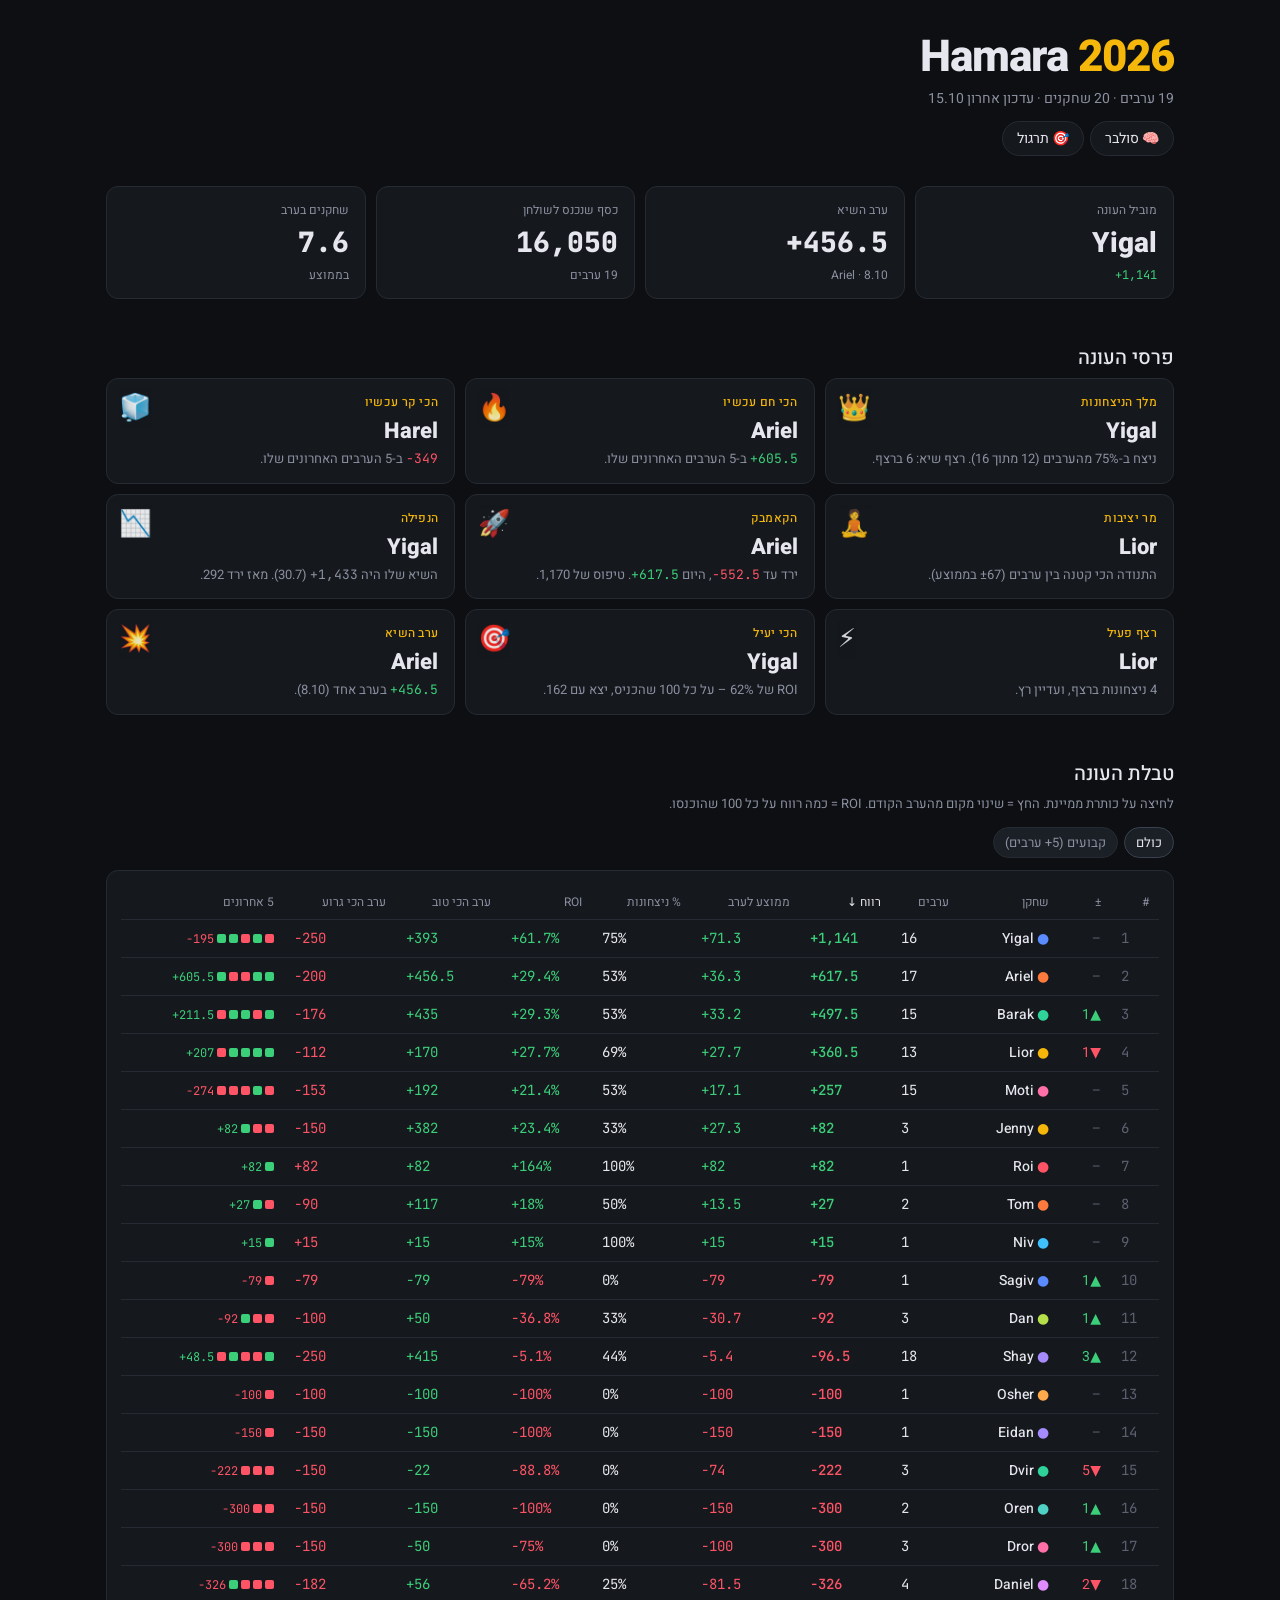
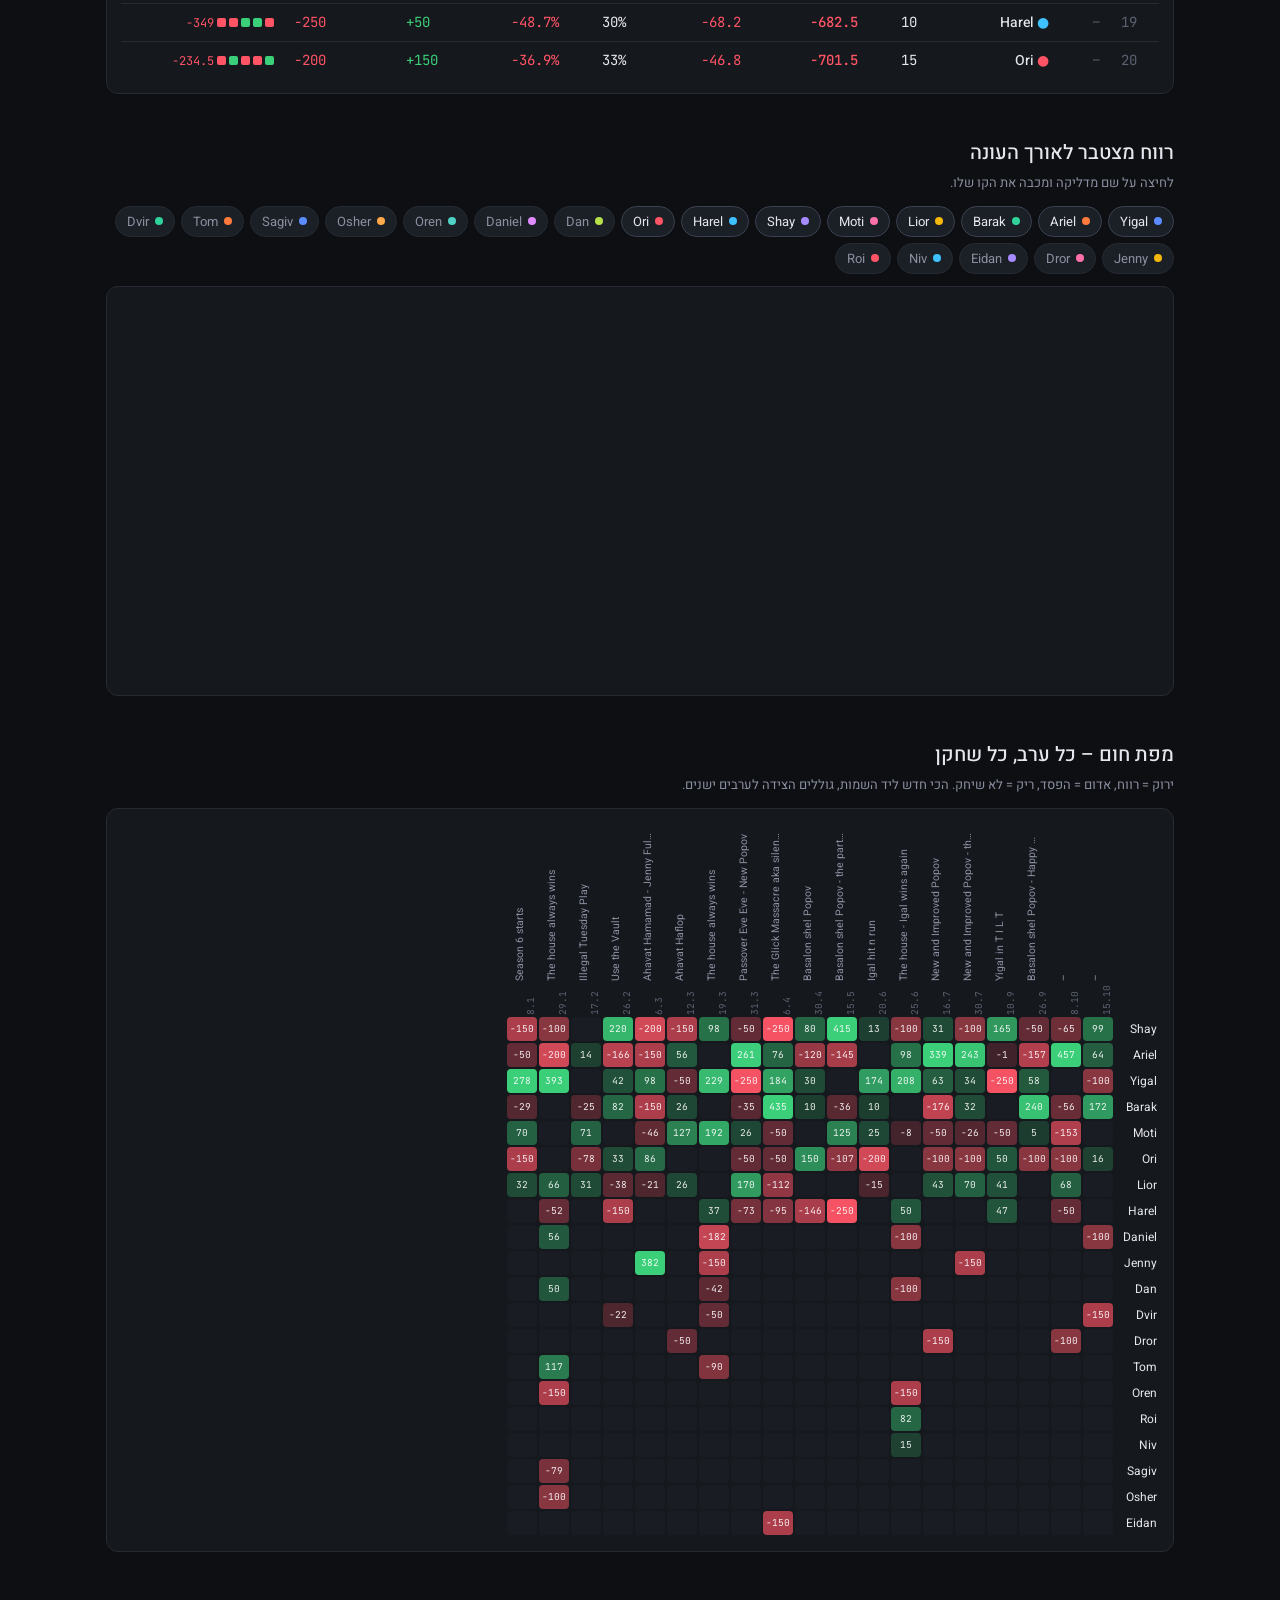
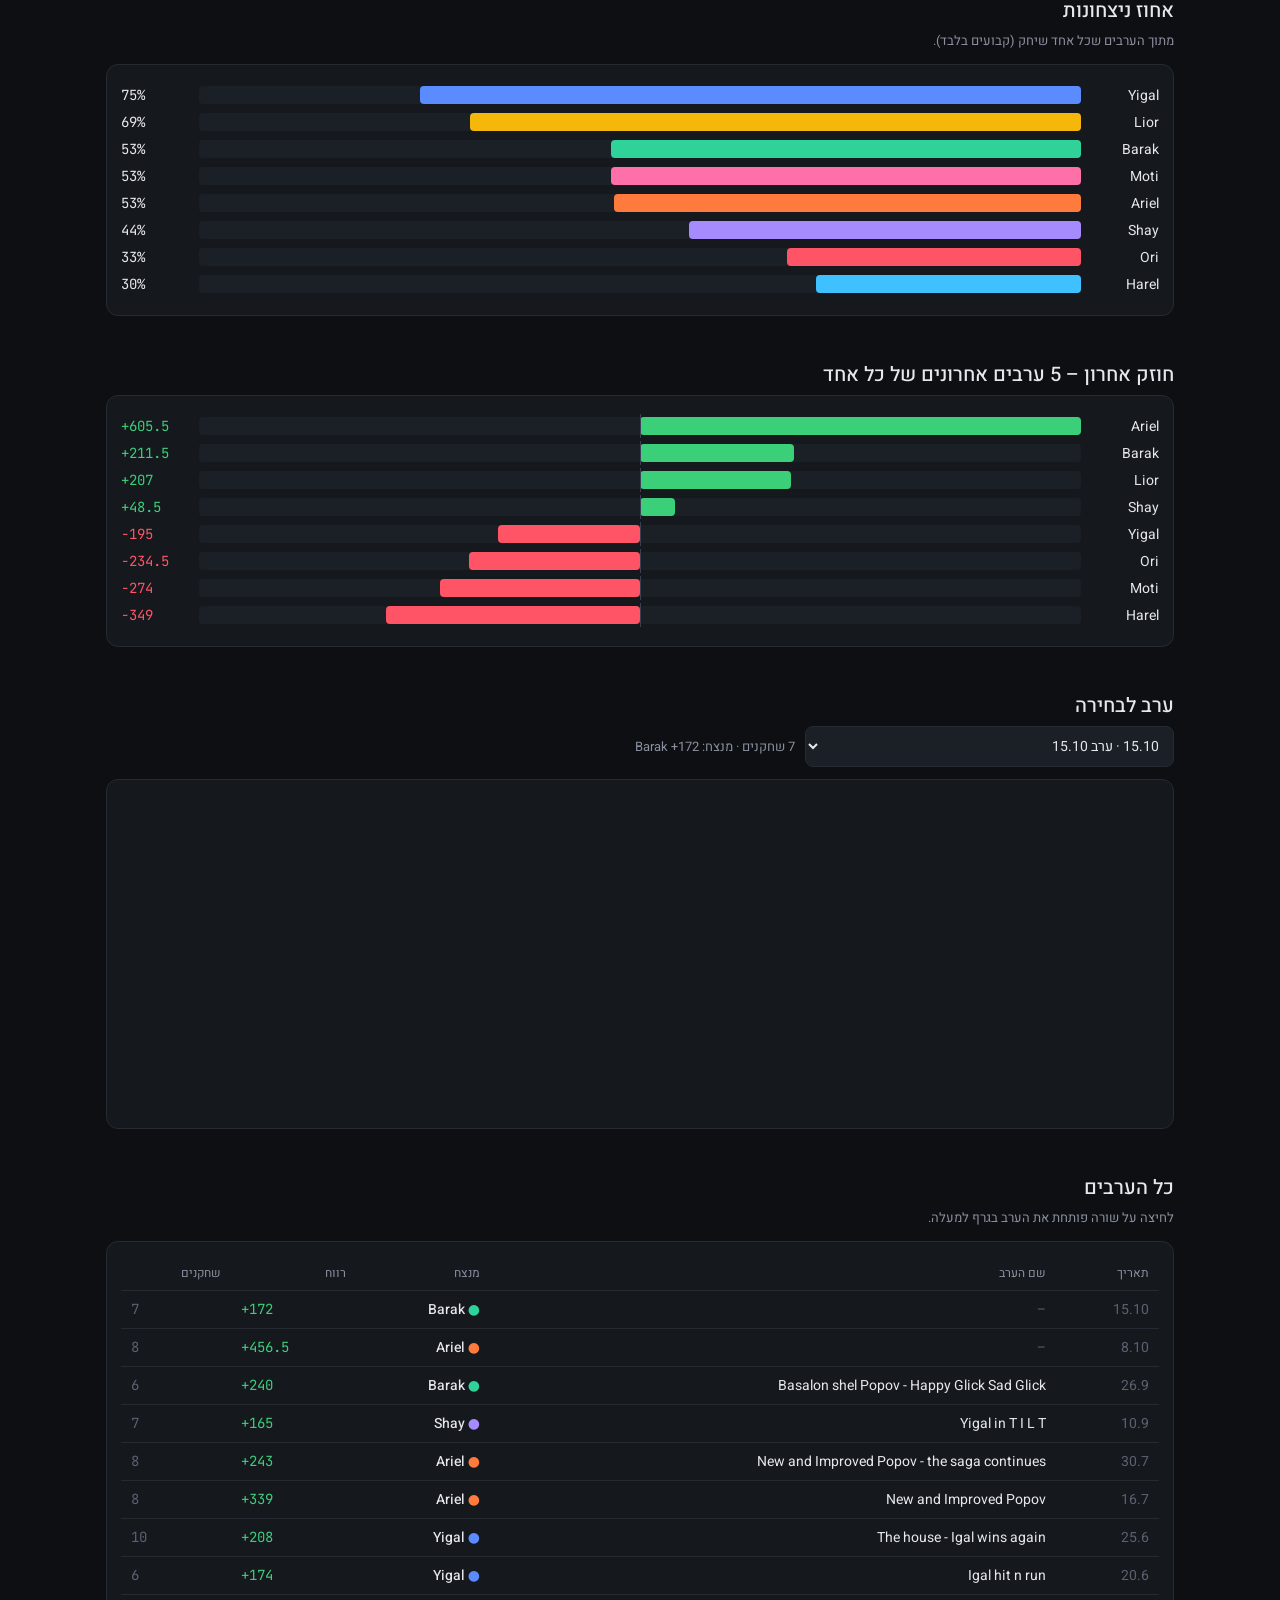
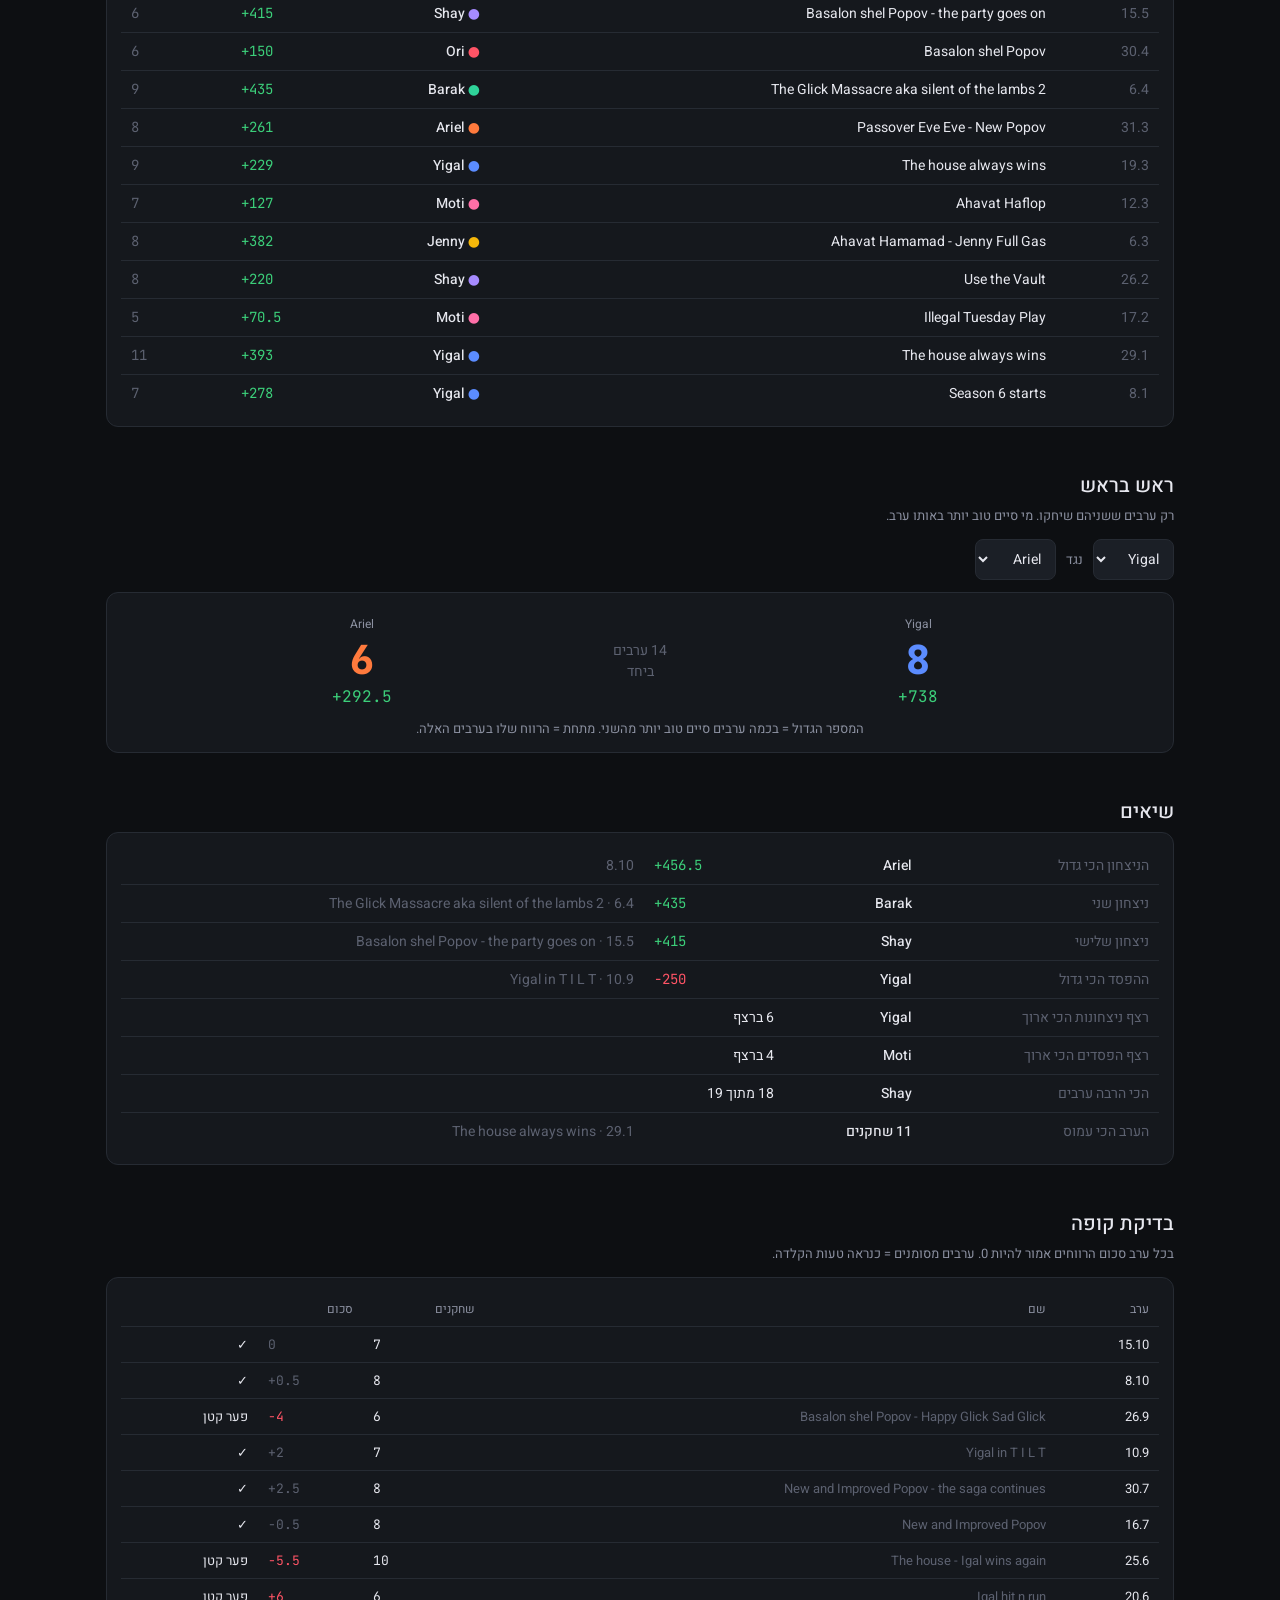
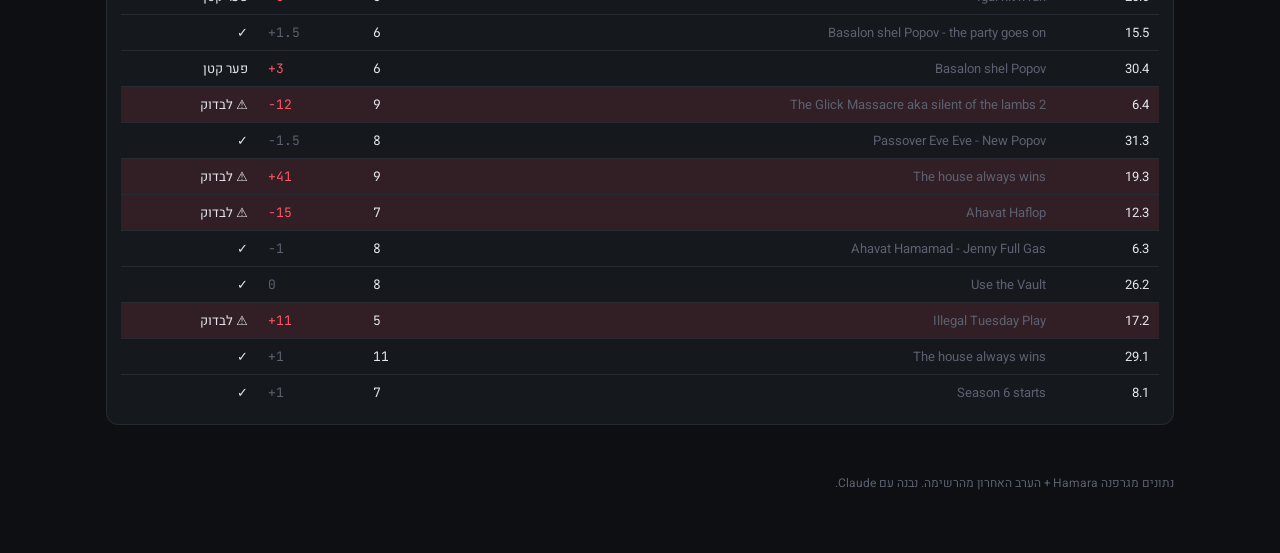
<file: index.html>
<!doctype html>
<html lang="he" dir="rtl">
<head>
<meta charset="utf-8">
<meta name="viewport" content="width=device-width,initial-scale=1">
<title>Hamara 2026</title>
<link rel="preconnect" href="https://fonts.googleapis.com">
<link href="https://fonts.googleapis.com/css2?family=Heebo:wght@400;500;800&family=JetBrains+Mono:wght@500&display=swap" rel="stylesheet">
<style>
:root{--bg:#0d0f12;--panel:#15181d;--panel2:#1b1f26;--line:#262b33;--txt:#e6e7ee;--mut:#8b90a0;--dim:#5c6170;--win:#3ccf7a;--loss:#ff5466;--gold:#f5b70a;--acc:#5b8cff}
*{box-sizing:border-box}
html,body{margin:0;background:var(--bg);color:var(--txt);font-family:Heebo,system-ui,sans-serif;-webkit-text-size-adjust:100%}
body{padding:0 16px 60px;max-width:1100px;margin:0 auto}
.num{font-family:"JetBrains Mono",ui-monospace,monospace;font-variant-numeric:tabular-nums;direction:ltr;unicode-bidi:isolate}
header{padding:36px 0 18px;display:flex;align-items:flex-end;justify-content:space-between;gap:16px;flex-wrap:wrap}
h1{font-size:44px;font-weight:800;margin:0;letter-spacing:-1px;line-height:1}
h1 span{color:var(--gold)}
.sub{color:var(--mut);font-size:14px;margin-top:8px}
h2{font-size:20px;font-weight:500;margin:44px 0 6px}
.hint{color:var(--mut);font-size:13px;margin:0 0 14px}
.kpis{display:grid;grid-template-columns:repeat(4,minmax(0,1fr));gap:10px}
.kpi{background:var(--panel);border:1px solid var(--line);border-radius:12px;padding:14px 16px}
.kpi .l{color:var(--mut);font-size:12px}
.kpi .v{font-size:28px;font-weight:800;margin-top:4px}
.kpi .s{color:var(--mut);font-size:12px;margin-top:2px}
.awards{display:grid;grid-template-columns:repeat(3,minmax(0,1fr));gap:10px}
.aw{background:var(--panel);border:1px solid var(--line);border-radius:12px;padding:14px 16px;position:relative;overflow:hidden}
.aw .t{font-size:12px;color:var(--gold);font-weight:500;letter-spacing:.3px}
.aw .n{font-size:22px;font-weight:800;margin:4px 0 2px}
.aw .d{font-size:13px;color:var(--mut);line-height:1.5}
.aw .ic{position:absolute;left:12px;top:10px;font-size:26px;opacity:.9}
.card{background:var(--panel);border:1px solid var(--line);border-radius:12px;padding:14px}
.scroll{overflow-x:auto;-webkit-overflow-scrolling:touch}
table{border-collapse:collapse;width:100%;font-size:14px}
th{color:var(--mut);font-weight:400;font-size:12px;text-align:right;padding:8px 10px;border-bottom:1px solid var(--line);white-space:nowrap;cursor:pointer;user-select:none}
th.sorted{color:var(--txt)}
td{padding:8px 10px;border-bottom:1px solid var(--line);white-space:nowrap}
tr:last-child td{border-bottom:0}
td.name{font-weight:500}
.pos{color:var(--win)}.neg{color:var(--loss)}.zero{color:var(--dim)}
.pill{display:inline-block;padding:2px 8px;border-radius:999px;font-weight:500}
.form{display:inline-flex;gap:3px;direction:ltr}
.form i{width:9px;height:9px;border-radius:2px;display:inline-block;background:var(--dim)}
.form i.w{background:var(--win)}.form i.l{background:var(--loss)}
.toggle{display:flex;gap:6px;flex-wrap:wrap;margin-bottom:12px}
.chip{background:var(--panel2);border:1px solid var(--line);color:var(--mut);border-radius:999px;padding:5px 11px;font:inherit;font-size:13px;cursor:pointer;display:inline-flex;align-items:center;gap:6px}
.chip.on{color:var(--txt);border-color:#3a4150}
.chip .dot{width:8px;height:8px;border-radius:50%}
.chart{position:relative;height:380px}
.heat{border-collapse:separate;border-spacing:2px;font-size:11px;width:auto}
.heat td,.heat th{padding:0;border:0;text-align:center}
.heat th{font-size:10.5px;color:var(--mut);padding:0 0 6px;cursor:default;writing-mode:vertical-rl;transform:rotate(180deg);height:190px;vertical-align:bottom;text-align:left;font-weight:400;line-height:1.15}
.heat th b{display:block;color:var(--dim);font-weight:400;font-family:'JetBrains Mono',monospace;font-size:9.5px;direction:ltr;margin-bottom:6px}
.heat th span{display:block;direction:ltr;max-height:150px;overflow:hidden;text-overflow:ellipsis;white-space:nowrap}
.heat td.c{direction:ltr;width:30px;height:24px;border-radius:4px;font-family:"JetBrains Mono",monospace;font-size:9.5px;color:rgba(255,255,255,.9)}
.heat td.nm{text-align:right;padding-left:8px;font-size:12px;color:var(--txt);white-space:nowrap;position:sticky;right:0;background:var(--panel);z-index:1}
select{background:var(--panel2);color:var(--txt);border:1px solid var(--line);border-radius:8px;padding:8px 10px;font:inherit;font-size:14px}
.row{display:flex;gap:10px;align-items:center;flex-wrap:wrap;margin-bottom:12px}
.bars .b{display:grid;grid-template-columns:70px 1fr 70px;align-items:center;gap:8px;margin:6px 0;font-size:14px}
.bars .track{height:18px;position:relative;background:var(--panel2);border-radius:4px}
.bars .fill{position:absolute;top:0;bottom:0;border-radius:4px}
.bars .mid{position:absolute;top:-3px;bottom:-3px;width:1px;background:#3a4150;left:50%}
.h2h{display:grid;grid-template-columns:1fr auto 1fr;gap:10px;align-items:center;text-align:center;margin-top:8px}
.h2h .big{font-size:40px;font-weight:800}
.h2h .vs{color:var(--dim);font-size:14px}
.h2h .lbl{color:var(--mut);font-size:12px}
.check td{font-size:13px}
.flag{background:rgba(255,84,102,.12)}
.navchip{color:var(--txt);text-decoration:none;border:1px solid var(--line);background:var(--panel);border-radius:999px;padding:6px 14px;font-size:14px}
.row{display:flex;flex-wrap:wrap}
footer{color:var(--dim);font-size:12px;margin-top:48px;line-height:1.7}
@media (max-width:720px){
 h1{font-size:34px}
 .kpis{grid-template-columns:repeat(2,minmax(0,1fr))}
 .awards{grid-template-columns:repeat(2,minmax(0,1fr))}
 .kpi .v{font-size:23px}
 .chart{height:300px}
}
@media (max-width:420px){.aw .ic{font-size:20px}.aw .n{font-size:19px}.aw .d{font-size:12px}}
</style>
</head>
<body>
<header>
  <div>
    <h1>Hamara <span>2026</span></h1>
    <div class="sub" id="sub"></div>
    <div class="row" style="margin-top:12px;gap:6px"><a class="navchip" href="solver.html">🧠 סולבר</a><a class="navchip" href="practice.html">🎯 תרגול</a></div>
  </div>
</header>

<section class="kpis" id="kpis"></section>

<h2>פרסי העונה</h2>
<section class="awards" id="awards"></section>

<h2>טבלת העונה</h2>
<p class="hint">לחיצה על כותרת ממיינת. החץ = שינוי מקום מהערב הקודם. ROI = כמה רווח על כל 100 שהוכנסו.</p>
<div class="toggle" id="lbFilter">
  <button class="chip on" data-min="1">כולם</button>
  <button class="chip" data-min="5">קבועים (5+ ערבים)</button>
</div>
<div class="card scroll"><table id="lb"></table></div>

<h2>רווח מצטבר לאורך העונה</h2>
<p class="hint">לחיצה על שם מדליקה ומכבה את הקו שלו.</p>
<div class="toggle" id="chips"></div>
<div class="card"><div class="chart"><canvas id="cum" role="img" aria-label="רווח מצטבר של כל שחקן לאורך העונה"></canvas></div></div>

<h2>מפת חום – כל ערב, כל שחקן</h2>
<p class="hint">ירוק = רווח, אדום = הפסד, ריק = לא שיחק. הכי חדש ליד השמות, גוללים הצידה לערבים ישנים.</p>
<div class="card scroll"><table class="heat" id="heat"></table></div>

<h2>אחוז ניצחונות</h2>
<p class="hint">מתוך הערבים שכל אחד שיחק (קבועים בלבד).</p>
<div class="card bars" id="winrate"></div>

<h2>חוזק אחרון – 5 ערבים אחרונים של כל אחד</h2>
<div class="card bars" id="formbars"></div>

<h2>ערב לבחירה</h2>
<div class="row"><select id="nightSel"></select><span class="hint" id="nightInfo" style="margin:0"></span></div>
<div class="card"><div class="chart" style="height:320px"><canvas id="nightChart" role="img" aria-label="תוצאות הערב שנבחר"></canvas></div></div>

<h2>כל הערבים</h2>
<p class="hint">לחיצה על שורה פותחת את הערב בגרף למעלה.</p>
<div class="card scroll"><table id="events"></table></div>

<h2>ראש בראש</h2>
<p class="hint">רק ערבים ששניהם שיחקו. מי סיים טוב יותר באותו ערב.</p>
<div class="row"><select id="p1"></select><span class="hint" style="margin:0">נגד</span><select id="p2"></select></div>
<div class="card" id="h2h"></div>

<h2>שיאים</h2>
<div class="card scroll"><table id="records"></table></div>

<h2>בדיקת קופה</h2>
<p class="hint">בכל ערב סכום הרווחים אמור להיות 0. ערבים מסומנים = כנראה טעות הקלדה.</p>
<div class="card scroll"><table class="check" id="check"></table></div>

<footer>נתונים מגרפנה Hamara + הערב האחרון מהרשימה. נבנה עם Claude.</footer>

<script src="chart.umd.js"></script>
<script>
const PAL=['#5b8cff','#ff7a3d','#2fd39a','#f5b70a','#ff6fa8','#a68bff','#3fc1ff','#ff5466','#b5e04a','#e08cff','#4fd1c5','#ffa94d'];
const fmt=v=>{const r=Math.round(v*10)/10;return (r>0?'+':'')+r.toLocaleString('en-US')};
const plain=v=>(Math.round(v*10)/10).toLocaleString('en-US');
const cls=v=>v>0?'pos':v<0?'neg':'zero';
const dmy=s=>{const[y,m,d]=s.split('-');return `${+d}.${+m}`};
const el=id=>document.getElementById(id);
const esc=t=>String(t||'').replace(/[&<>"]/g,c=>({'&':'&amp;','<':'&lt;','>':'&gt;','"':'&quot;'}[c]));
const nn=n=>n.name?n.name:'ערב '+dmy(n.date);

fetch('data.json?v='+Date.now()).then(r=>r.json()).then(D=>{
const N=D.nights; const last=N[N.length-1];
const players=[...new Set(N.flatMap(n=>Object.keys(n.res)))];
const stats={};
players.forEach(p=>{
  const seq=N.map(n=>n.res[p]).filter(v=>v!==undefined);
  const tot=seq.reduce((a,b)=>a+b,0);
  const totPrev=N.slice(0,-1).map(n=>n.res[p]).filter(v=>v!==undefined).reduce((a,b)=>a+b,0);
  const wins=seq.filter(v=>v>0).length;
  let bestW=0,bestL=0,run=0,prev=null;
  seq.forEach(v=>{const s=v>0;run=s===prev?run+1:1;prev=s;if(s)bestW=Math.max(bestW,run);else bestL=Math.max(bestL,run)});
  let cur=0;const cs=seq.length?seq[seq.length-1]>0:null;for(let i=seq.length-1;i>=0&&(seq[i]>0)===cs;i--)cur++;
  const mean=tot/seq.length; const sd=Math.sqrt(seq.reduce((a,v)=>a+(v-mean)**2,0)/Math.max(1,seq.length-1));
  let peak=-1e9,peakAt=null,low=1e9,run2=0;N.forEach(n=>{if(n.res[p]!==undefined){run2+=n.res[p];if(run2>peak){peak=run2;peakAt=n.date}if(run2<low)low=run2}});
  const buy=D.buys[p]||0;
  stats[p]={p,seq,n:seq.length,tot,totPrev,wins,wr:wins/seq.length,avg:mean,sd,bestW,bestL,cur,curW:cs,
    last5:seq.slice(-5),f5:seq.slice(-5).reduce((a,b)=>a+b,0),best:Math.max(...seq),worst:Math.min(...seq),
    peak,peakAt,low,buy,roi:buy?tot/buy*100:null,played:last.res[p]!==undefined};
});
const rankBy=key=>[...players].sort((a,b)=>stats[b][key]-stats[a][key]);
const rNow=rankBy('tot'),rPrev=rankBy('totPrev');
players.forEach(p=>{stats[p].rank=rNow.indexOf(p)+1;stats[p].move=rPrev.indexOf(p)-rNow.indexOf(p)});
const regs=players.filter(p=>stats[p].n>=5).sort((a,b)=>stats[b].tot-stats[a].tot);
const color={};regs.forEach((p,i)=>color[p]=PAL[i%PAL.length]);players.filter(p=>!color[p]).forEach((p,i)=>color[p]=PAL[(i+regs.length)%PAL.length]);

el('sub').textContent=`${N.length} ערבים · ${players.length} שחקנים · עדכון אחרון ${dmy(last.date)}`;

// KPIs
const allRes=N.flatMap(n=>Object.entries(n.res).map(([p,v])=>({p,v,date:n.date,ev:n.name})));
const bigW=allRes.reduce((a,b)=>b.v>a.v?b:a);
const totalBuy=Object.values(D.buys).reduce((a,b)=>a+b,0);
const leader=stats[rNow[0]];
const avgPlayers=(allRes.length/N.length).toFixed(1);
el('kpis').innerHTML=[
 ['מוביל העונה',leader.p,`<span class="num pos">${fmt(leader.tot)}</span>`],
 ['ערב השיא',`<span class="num">${fmt(bigW.v)}</span>`,`${bigW.p} · ${dmy(bigW.date)}${bigW.ev?' · '+esc(bigW.ev):''}`],
 ['כסף שנכנס לשולחן',`<span class="num">${totalBuy.toLocaleString('en-US')}</span>`,`${N.length} ערבים`],
 ['שחקנים בערב',`<span class="num">${avgPlayers}</span>`,'בממוצע'],
].map(([l,v,s])=>`<div class="kpi"><div class="l">${l}</div><div class="v">${v}</div><div class="s">${s}</div></div>`).join('');

// Awards
const R=regs.map(p=>stats[p]);
const pick=(f,cmp)=>R.reduce((a,b)=>cmp(f(b),f(a))?b:a);
const king=pick(s=>s.wr,(x,y)=>x>y);
const steady=pick(s=>s.sd,(x,y)=>x<y);
const hot=pick(s=>s.f5,(x,y)=>x>y);
const cold=pick(s=>s.f5,(x,y)=>x<y);
const streak=pick(s=>s.curW?s.cur:0,(x,y)=>x>y);
let comeback=null;R.forEach(s=>{const sw=s.tot-s.low;if(s.low<0&&(!comeback||sw>comeback.sw))comeback={...s,sw}});
const fall=R.filter(s=>s.peak>0).map(s=>({...s,drop:s.peak-s.tot})).reduce((a,b)=>b.drop>a.drop?b:a);
const sniper=pick(s=>s.roi,(x,y)=>x>y);
const aws=[
 ['👑','מלך הניצחונות',king.p,`ניצח ב-${Math.round(king.wr*100)}% מהערבים (${king.wins} מתוך ${king.n}). רצף שיא: ${king.bestW} ברצף.`],
 ['🔥','הכי חם עכשיו',hot.p,`<span class="num pos">${fmt(hot.f5)}</span> ב-5 הערבים האחרונים שלו.`],
 ['🧊','הכי קר עכשיו',cold.p,`<span class="num neg">${fmt(cold.f5)}</span> ב-5 הערבים האחרונים שלו.`],
 ['🧘','מר יציבות',steady.p,`התנודה הכי קטנה בין ערבים (±${Math.round(steady.sd)} בממוצע).`],
 ['🚀','הקאמבק',comeback.p,`ירד עד <span class="num neg">${plain(comeback.low)}</span>, היום <span class="num pos">${fmt(comeback.tot)}</span>. טיפוס של ${plain(comeback.sw)}.`],
 ['📉','הנפילה',fall.p,`השיא שלו היה <span class="num">${fmt(fall.peak)}</span> (${dmy(fall.peakAt)}). מאז ירד ${plain(fall.drop)}.`],
 ['⚡','רצף פעיל',streak.p,`${streak.cur} ניצחונות ברצף, ועדיין רץ.`],
 ['🎯','הכי יעיל',sniper.p,`ROI של ${Math.round(sniper.roi)}% – על כל 100 שהכניס, יצא עם ${Math.round(100+sniper.roi)}.`],
 ['💥','ערב השיא',bigW.p,`<span class="num pos">${fmt(bigW.v)}</span> בערב אחד (${dmy(bigW.date)}${bigW.ev?' – '+esc(bigW.ev):''}).`],
];
el('awards').innerHTML=aws.map(([ic,t,n,d])=>`<div class="aw"><div class="ic">${ic}</div><div class="t">${t}</div><div class="n">${n}</div><div class="d">${d}</div></div>`).join('');

// Leaderboard
const cols=[['rank','#'],['move','±'],['p','שחקן'],['n','ערבים'],['tot','רווח'],['avg','ממוצע לערב'],['wr','% ניצחונות'],['roi','ROI'],['best','ערב הכי טוב'],['worst','ערב הכי גרוע'],['f5','5 אחרונים']];
let sortKey='tot',sortDir=-1,minN=1;
function drawLB(){
  const rows=players.filter(p=>stats[p].n>=minN).map(p=>stats[p]).sort((a,b)=>{const x=a[sortKey],y=b[sortKey];if(typeof x==='string')return sortDir*x.localeCompare(y);return sortDir*((x??-1e9)-(y??-1e9))});
  el('lb').innerHTML='<thead><tr>'+cols.map(([k,l])=>`<th data-k="${k}" class="${k===sortKey?'sorted':''}">${l}${k===sortKey?(sortDir<0?' ↓':' ↑'):''}</th>`).join('')+'</tr></thead><tbody>'+rows.map(s=>{
    const mv=s.move>0?`<span class="pos">▲${s.move}</span>`:s.move<0?`<span class="neg">▼${-s.move}</span>`:`<span class="zero">–</span>`;
    const form=`<span class="form">${s.last5.map(v=>`<i class="${v>0?'w':v<0?'l':''}" title="${fmt(v)}"></i>`).join('')}</span>`;
    return `<tr><td class="num zero">${s.rank}</td><td>${mv}</td><td class="name"><span style="color:${color[s.p]}">●</span> ${s.p}</td>
    <td class="num">${s.n}</td><td class="num ${cls(s.tot)}" style="font-weight:500">${fmt(s.tot)}</td><td class="num ${cls(s.avg)}">${fmt(s.avg)}</td>
    <td class="num">${Math.round(s.wr*100)}%</td><td class="num ${cls(s.roi)}">${s.roi==null?'':fmt(s.roi)+'%'}</td>
    <td class="num pos">${fmt(s.best)}</td><td class="num neg">${fmt(s.worst)}</td><td>${form} <span class="num ${cls(s.f5)}" style="font-size:12px">${fmt(s.f5)}</span></td></tr>`}).join('')+'</tbody>';
  el('lb').querySelectorAll('th').forEach(th=>th.onclick=()=>{const k=th.dataset.k;if(k===sortKey)sortDir*=-1;else{sortKey=k;sortDir=(k==='p'||k==='rank')?1:-1}drawLB()});
}
el('lbFilter').querySelectorAll('.chip').forEach(b=>b.onclick=()=>{el('lbFilter').querySelectorAll('.chip').forEach(x=>x.classList.remove('on'));b.classList.add('on');minN=+b.dataset.min;drawLB()});
drawLB();

// Chart defaults
Chart.defaults.color='#8b90a0';Chart.defaults.font.family='Heebo, system-ui';Chart.defaults.borderColor='#262b33';
const labels=['התחלה',...N.map(n=>dmy(n.date))];
const shown=new Set(regs.slice(0,8));
const ds=players.map(p=>{let c=0;const data=[0,...N.map(n=>{if(n.res[p]!==undefined)c+=n.res[p];return Math.round(c*10)/10})];
  return {label:p,data,borderColor:color[p],backgroundColor:color[p],borderWidth:2.2,pointRadius:0,pointHoverRadius:4,tension:.25,hidden:!shown.has(p)}});
const cum=new Chart(el('cum'),{type:'line',data:{labels,datasets:ds},options:{responsive:true,maintainAspectRatio:false,interaction:{mode:'index',intersect:false},
  plugins:{legend:{display:false},tooltip:{rtl:true,callbacks:{title:c=>{const i=c[0].dataIndex;return i?dmy(N[i-1].date)+(N[i-1].name?' · '+N[i-1].name:''):'התחלה'},label:c=>` ${c.dataset.label}: ${fmt(c.parsed.y)}`},itemSort:(a,b)=>b.parsed.y-a.parsed.y,filter:i=>!i.dataset.hidden}},
  scales:{x:{grid:{display:false},ticks:{maxRotation:0,autoSkipPadding:12}},y:{grid:{color:'#1f242c'},ticks:{callback:v=>'\u200E'+v.toLocaleString('en-US')}}}}});
el('chips').innerHTML=[...regs,...players.filter(p=>!regs.includes(p))].map(p=>`<button class="chip ${shown.has(p)?'on':''}" data-p="${p}"><span class="dot" style="background:${color[p]}"></span>${p}</button>`).join('');
el('chips').querySelectorAll('.chip').forEach(b=>b.onclick=()=>{const d=cum.data.datasets.find(x=>x.label===b.dataset.p);d.hidden=!d.hidden;b.classList.toggle('on',!d.hidden);cum.update()});

// Heatmap (newest left in RTL = last column)
const heatPlayers=[...players].sort((a,b)=>stats[b].n-stats[a].n||stats[b].tot-stats[a].tot);
const hc=v=>{if(v===undefined)return 'background:#191c22';const a=Math.min(1,.18+Math.abs(v)/320);return v>=0?`background:rgba(60,207,122,${a})`:`background:rgba(255,84,102,${a})`};
el('heat').innerHTML='<tr><th></th>'+[...N].reverse().map(n=>`<th title="${esc(nn(n))}"><span>${n.name?esc(n.name):'–'}</span><b>${dmy(n.date)}</b></th>`).join('')+'</tr>'+heatPlayers.map(p=>'<tr><td class="nm">'+p+'</td>'+[...N].reverse().map(n=>{const v=n.res[p];return `<td class="c" style="${hc(v)}" title="${p} · ${esc(nn(n))}: ${v===undefined?'לא שיחק':fmt(v)}">${v===undefined?'':Math.round(v)}</td>`}).join('')+'</tr>').join('');

// Bars helper (diverging or 0..1)
function bars(id,items,max,diverge,fmtv){
  el(id).innerHTML=items.map(([p,v])=>{let fill;if(diverge){const w=Math.abs(v)/max*50;fill=v>=0?`left:50%;width:${w}%;background:var(--win)`:`right:50%;width:${w}%;background:var(--loss)`}else fill=`right:0;width:${v/max*100}%;background:${color[p]}`;
  return `<div class="b"><span>${p}</span><div class="track"><div class="fill" style="${fill}"></div>${diverge?'<div class="mid"></div>':''}</div><span class="num ${diverge?cls(v):''}" style="text-align:left">${fmtv(v)}</span></div>`}).join('')}
bars('winrate',R.map(s=>[s.p,s.wr]).sort((a,b)=>b[1]-a[1]),1,false,v=>Math.round(v*100)+'%');
const f5=R.map(s=>[s.p,s.f5]).sort((a,b)=>b[1]-a[1]);bars('formbars',f5,Math.max(...f5.map(x=>Math.abs(x[1]))),true,fmt);

// Night explorer
el('nightSel').innerHTML=N.map((n,i)=>`<option value="${i}">${dmy(n.date)} · ${esc(nn(n))}</option>`).reverse().join('');
let nc;
function drawNight(){const n=N[+el('nightSel').value];const e=Object.entries(n.res).sort((a,b)=>b[1]-a[1]);
  const sum=e.reduce((a,b)=>a+b[1],0);el('nightInfo').textContent=`${e.length} שחקנים · מנצח: ${e[0][0]} ${fmt(e[0][1])}`;
  const data={labels:e.map(x=>x[0]),datasets:[{data:e.map(x=>x[1]),backgroundColor:e.map(x=>x[1]>=0?'#3ccf7a':'#ff5466'),borderRadius:4,barThickness:18}]};
  if(nc){nc.data=data;nc.update();return}
  nc=new Chart(el('nightChart'),{type:'bar',data,options:{indexAxis:'y',responsive:true,maintainAspectRatio:false,plugins:{legend:{display:false},tooltip:{callbacks:{label:c=>' '+fmt(c.parsed.x)}}},
  scales:{x:{grid:{color:'#1f242c'},ticks:{callback:v=>'\u200E'+v}},y:{grid:{display:false},position:'right',ticks:{color:'#e6e7ee'}}}}})}
el('nightSel').onchange=drawNight;drawNight();


// Events list
el('events').innerHTML='<thead><tr><th>תאריך</th><th>שם הערב</th><th>מנצח</th><th>רווח</th><th>שחקנים</th></tr></thead><tbody>'+[...N].map((n,i)=>[n,i]).reverse().map(([n,i])=>{const w=Object.entries(n.res).sort((a,b)=>b[1]-a[1])[0];
 return `<tr data-i="${i}" style="cursor:pointer"><td class="zero">${dmy(n.date)}</td><td style="white-space:normal;min-width:160px">${n.name?esc(n.name):'<span class="zero">–</span>'}</td><td class="name"><span style="color:${color[w[0]]}">●</span> ${w[0]}</td><td class="num pos">${fmt(w[1])}</td><td class="num zero">${Object.keys(n.res).length}</td></tr>`}).join('')+'</tbody>';
el('events').querySelectorAll('tr[data-i]').forEach(tr=>tr.onclick=()=>{el('nightSel').value=tr.dataset.i;drawNight();el('nightSel').scrollIntoView({behavior:'smooth',block:'center'})});
// Head to head
const opts=[...players].sort((a,b)=>stats[b].n-stats[a].n).map(p=>`<option>${p}</option>`).join('');
el('p1').innerHTML=opts;el('p2').innerHTML=opts;el('p1').value=regs[0];el('p2').value=regs[1];
function drawH2H(){const a=el('p1').value,b=el('p2').value;
  if(a===b){el('h2h').innerHTML='<p class="hint" style="margin:0">בחר שני שחקנים שונים.</p>';return}
  const both=N.filter(n=>n.res[a]!==undefined&&n.res[b]!==undefined);
  if(!both.length){el('h2h').innerHTML=`<p class="hint" style="margin:0">${a} ו-${b} לא שיחקו אף ערב ביחד.</p>`;return}
  let wa=0,wb=0,sa=0,sb=0;both.forEach(n=>{const x=n.res[a],y=n.res[b];sa+=x;sb+=y;if(x>y)wa++;else if(y>x)wb++});
  el('h2h').innerHTML=`<div class="h2h"><div><div class="lbl">${a}</div><div class="big num" style="color:${color[a]}">${wa}</div><div class="num ${cls(sa)}">${fmt(sa)}</div></div>
  <div class="vs">${both.length} ערבים<br>ביחד</div>
  <div><div class="lbl">${b}</div><div class="big num" style="color:${color[b]}">${wb}</div><div class="num ${cls(sb)}">${fmt(sb)}</div></div></div>
  <p class="hint" style="text-align:center;margin:12px 0 0">המספר הגדול = בכמה ערבים סיים טוב יותר מהשני. מתחת = הרווח שלו בערבים האלה.</p>`}
el('p1').onchange=el('p2').onchange=drawH2H;drawH2H();

// Records
const sortedRes=[...allRes].sort((a,b)=>b.v-a.v);
const rec=[
 ['הניצחון הכי גדול',sortedRes[0]],['ניצחון שני',sortedRes[1]],['ניצחון שלישי',sortedRes[2]],
 ['ההפסד הכי גדול',sortedRes[sortedRes.length-1]],
];
const longW=R.reduce((a,b)=>b.bestW>a.bestW?b:a),longL=R.reduce((a,b)=>b.bestL>a.bestL?b:a);
const most=Object.values(stats).reduce((a,b)=>b.n>a.n?b:a);
const bigNight=N.reduce((a,b)=>Object.keys(b.res).length>Object.keys(a.res).length?b:a);
el('records').innerHTML='<tbody>'+rec.map(([t,r])=>`<tr><td class="zero">${t}</td><td class="name">${r.p}</td><td class="num ${cls(r.v)}">${fmt(r.v)}</td><td class="zero">${dmy(r.date)}${r.ev?' · '+esc(r.ev):''}</td></tr>`).join('')+
 `<tr><td class="zero">רצף ניצחונות הכי ארוך</td><td class="name">${longW.p}</td><td>${longW.bestW} ברצף</td><td></td></tr>`+
 `<tr><td class="zero">רצף הפסדים הכי ארוך</td><td class="name">${longL.p}</td><td>${longL.bestL} ברצף</td><td></td></tr>`+
 `<tr><td class="zero">הכי הרבה ערבים</td><td class="name">${most.p}</td><td>${most.n} מתוך ${N.length}</td><td></td></tr>`+
 `<tr><td class="zero">הערב הכי עמוס</td><td class="name">${Object.keys(bigNight.res).length} שחקנים</td><td></td><td class="zero">${dmy(bigNight.date)}${bigNight.name?' · '+esc(bigNight.name):''}</td></tr></tbody>`;

// Zero-sum check
el('check').innerHTML='<thead><tr><th>ערב</th><th>שם</th><th>שחקנים</th><th>סכום</th><th></th></tr></thead><tbody>'+[...N].reverse().map(n=>{const s=Object.values(n.res).reduce((a,b)=>a+b,0);const bad=Math.abs(s)>=10;
 return `<tr class="${bad?'flag':''}"><td>${dmy(n.date)}</td><td class="zero">${esc(n.name)}</td><td class="num">${Object.keys(n.res).length}</td><td class="num ${Math.abs(s)<3?'zero':'neg'}">${fmt(s)}</td><td>${bad?'⚠️ לבדוק':Math.abs(s)<3?'✓':'פער קטן'}</td></tr>`}).join('')+'</tbody>';
});
</script>
</body>
</html>
</file>
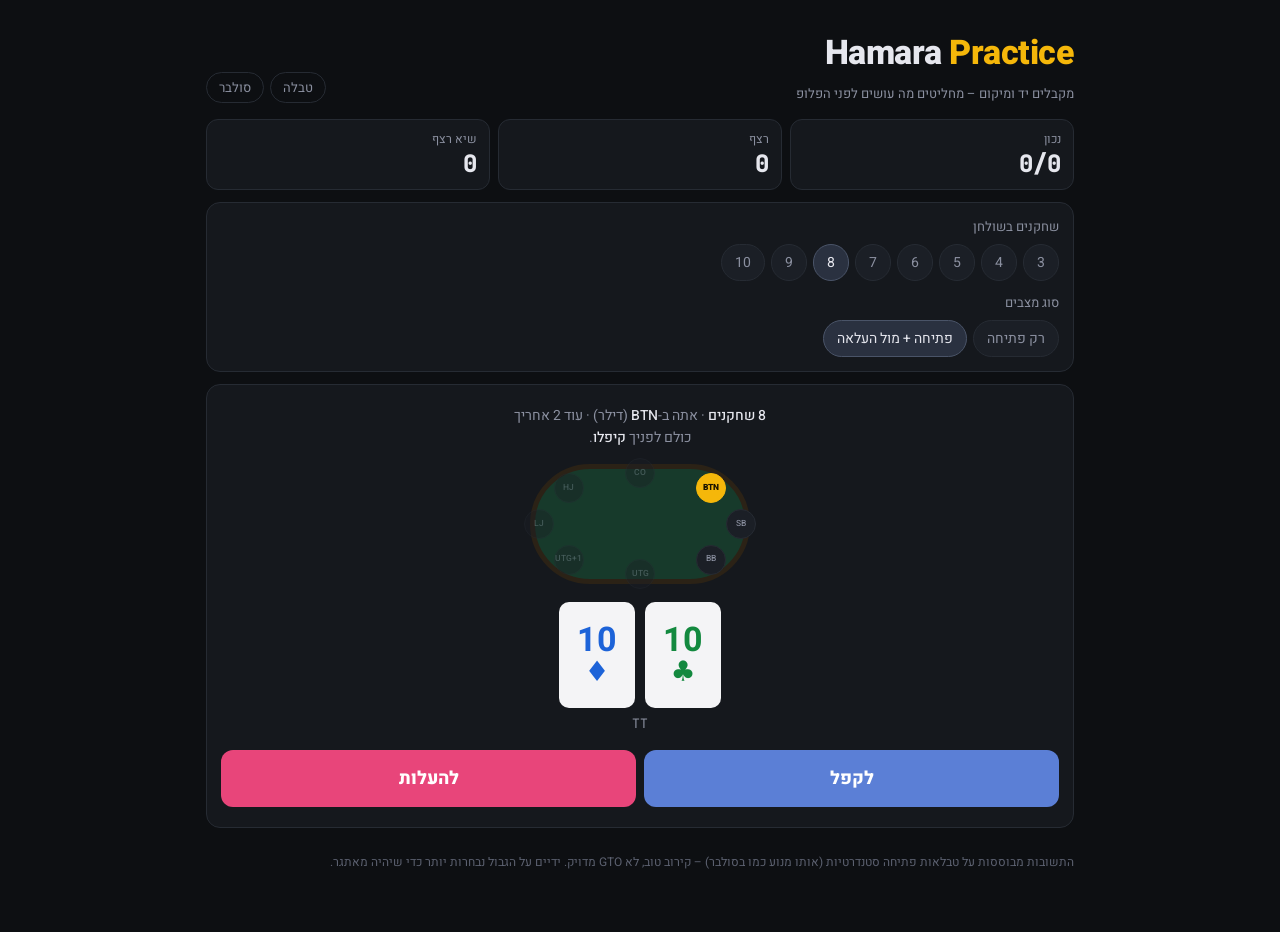
<file: practice.html>
<!doctype html>
<html lang="he" dir="rtl">
<head>
<meta charset="utf-8">
<meta name="viewport" content="width=device-width,initial-scale=1">
<title>Hamara Practice</title>
<link href="https://fonts.googleapis.com/css2?family=Heebo:wght@400;500;800&family=JetBrains+Mono:wght@500&display=swap" rel="stylesheet">
<link rel="stylesheet" href="poker.css">
<style>
.score{display:grid;grid-template-columns:repeat(3,minmax(0,1fr));gap:8px;margin-bottom:12px}
.score div{background:var(--panel);border:1px solid var(--line);border-radius:12px;padding:10px 12px}
.score small{color:var(--mut);font-size:12px;display:block}.score b{font-size:24px;font-weight:800}
.q{text-align:center;padding:20px 14px}
.q .ctx{color:var(--mut);font-size:14px;line-height:1.6}
.q .ctx b{color:var(--txt);font-weight:500}
.q .hand{display:flex;gap:10px;justify-content:center;margin:18px 0 6px;direction:ltr}
.q .hand .card{width:76px;height:106px;border-radius:10px}.q .hand .card b{font-size:34px}.q .hand .card i{font-size:28px}
.acts{display:grid;gap:8px;margin-top:16px}
.acts button{border:0;border-radius:12px;padding:15px;font:800 18px Heebo,sans-serif;color:#fff;cursor:pointer}
.acts button:disabled{opacity:.35}
.acts button.pick{outline:3px solid #fff;outline-offset:2px;opacity:1}
.fb{border-radius:12px;padding:14px;margin-top:14px;text-align:right;font-size:14px;line-height:1.6}
.fb.ok{background:rgba(60,207,122,.12);border:1px solid rgba(60,207,122,.45)}
.fb.bad{background:rgba(255,84,102,.12);border:1px solid rgba(255,84,102,.45)}
.fb h3{margin:0 0 4px;font-size:20px}
.next{width:100%;margin-top:12px;background:var(--gold);color:#1a1300;border:0;border-radius:12px;padding:14px;font:800 17px Heebo,sans-serif;cursor:pointer}
.table{position:relative;width:220px;height:120px;margin:14px auto 0;border-radius:60px;background:#173a2b;border:5px solid #2b2216}
.seat{position:absolute;width:30px;height:30px;border-radius:50%;background:var(--panel2);border:1px solid var(--line);font:500 8.5px Heebo,sans-serif;color:var(--mut);display:flex;align-items:center;justify-content:center;transform:translate(-50%,-50%);text-align:center;line-height:1}
.seat.me{background:var(--gold);color:#1a1300;font-weight:800;border-color:var(--gold)}
.seat.r{background:#e8457a;color:#fff;border-color:#e8457a}
.seat.f{opacity:.4}
.mini{margin-top:12px}
</style>
</head>
<body>
<header class="top">
  <div><h1>Hamara <span>Practice</span></h1><div class="sub">מקבלים יד ומיקום – מחליטים מה עושים לפני הפלופ</div></div>
  <nav><a href="index.html">טבלה</a><a href="solver.html">סולבר</a></nav>
</header>

<section class="score">
  <div><small>נכון</small><b class="num" id="sc">0/0</b></div>
  <div><small>רצף</small><b class="num" id="streak">0</b></div>
  <div><small>שיא רצף</small><b class="num" id="best">0</b></div>
</section>

<section class="panel">
  <div class="lbl">שחקנים בשולחן</div>
  <div class="chips" id="nChips"></div>
  <div class="lbl" style="margin-top:12px">סוג מצבים</div>
  <div class="chips" id="modeChips">
    <button class="chip" data-m="open">רק פתיחה</button>
    <button class="chip" data-m="mix">פתיחה + מול העלאה</button>
  </div>
</section>

<section class="panel q" id="q"></section>

<footer>התשובות מבוססות על טבלאות פתיחה סטנדרטיות (אותו מנוע כמו בסולבר) – קירוב טוב, לא GTO מדויק. ידיים על הגבול נבחרות יותר כדי שיהיה מאתגר.</footer>

<script src="engine.js"></script>
<script src="cards.js"></script>
<script>
const H=window.HS,$=id=>document.getElementById(id);
const ACT={raise:['להעלות','#e8457a'],'3bet':['3-bet','#b0234f'],call:['להשוות','#2fbf71'],fold:['לקפל','#5b7fd6'],check:['צ׳ק','#6b7280']};
let S={N:8,mode:'mix',ok:0,tot:0,streak:0,best:0};
try{Object.assign(S,JSON.parse(localStorage.getItem('hamara_practice')||'{}'))}catch(e){}
const save=()=>{try{localStorage.setItem('hamara_practice',JSON.stringify(S))}catch(e){}};
let cur=null;

function drawSettings(){
  $('nChips').innerHTML=[3,4,5,6,7,8,9,10].map(n=>`<button class="chip ${n===S.N?'on':''}" data-n="${n}">${n}</button>`).join('');
  $('nChips').querySelectorAll('.chip').forEach(b=>b.onclick=()=>{S.N=+b.dataset.n;save();drawSettings();deal()});
  $('modeChips').querySelectorAll('.chip').forEach(b=>{b.classList.toggle('on',b.dataset.m===S.mode);b.onclick=()=>{S.mode=b.dataset.m;save();drawSettings();deal()}});
  $('sc').textContent=`${S.ok}/${S.tot}`;$('streak').textContent=S.streak;$('best').textContent=S.best;
}
const rnd=a=>a[Math.random()*a.length|0];
function deal(){
  const P=H.POS_NAMES[S.N];
  let pos,raiser=null;
  const vsRaise=S.mode==='mix'&&Math.random()<0.4;
  if(vsRaise){
    pos=rnd(P.slice(1));const before=P.slice(0,P.indexOf(pos)).filter(p=>p!=='BB');
    if(before.length)raiser=rnd(before);
  }
  if(!raiser)pos=rnd(P.filter(p=>p!=='BB'));
  // choose hand: 55% near the cutoff, 45% true random deal
  const grid=H.rangeGrid(pos,S.N,raiser);
  let hand;
  if(Math.random()<0.55){
    const cut=raiser?(()=>{const v=H.vsRaise(pos,raiser,S.N);return (Math.random()<.5?v.threebet:v.threebet+v.call)/100})():H.openPct(pos,S.N)/100;
    const near=H.ORDER.filter(n=>Math.abs(H.RANK[n]-cut)<0.06);hand=rnd(near.length?near:H.ORDER);
  }
  let cards;
  if(hand){ // make concrete cards for the hand
    const R='23456789TJQKA',r1=R.indexOf(hand[0]),r2=R.indexOf(hand[1]);
    const s1=Math.random()*4|0;let s2=hand.length===2||hand[2]==='o'?(s1+1+(Math.random()*3|0))%4:s1;
    cards=[r1*4+s1,r2*4+s2];
  }else{const a=Math.random()*52|0;let b;do{b=Math.random()*52|0}while(b===a);cards=[a,b];hand=H.cardsToHand(a,b)}
  cur={pos,raiser,hand,cards,ans:H.advise(hand,pos,S.N,raiser),grid,picked:null};
  drawQ();
}
function seats(){
  const P=H.POS_NAMES[S.N];const n=P.length;
  return P.map((p,i)=>{const ang=Math.PI/2+ (i+1)/(n)*2*Math.PI*-1+Math.PI; // spread around
    const a=(i/n)*2*Math.PI+Math.PI/2;const x=50+48*Math.cos(a),y=50+46*Math.sin(a);
    let c='';if(p===cur.pos)c='me';else if(p===cur.raiser)c='r';else if(P.indexOf(p)<P.indexOf(cur.pos))c='f';
    return `<div class="seat ${c}" style="left:${x}%;top:${y}%">${p}</div>`}).join('');
}
function drawQ(){
  const P=H.POS_NAMES[S.N];const behind=P.length-1-P.indexOf(cur.pos);
  const ctx=cur.raiser?`<b>${cur.raiser}</b> העלה, כל השאר לפניך קיפלו.`:`כולם לפניך <b>קיפלו</b>.`;
  const options=cur.raiser?['fold','call','3bet']:['fold','raise'];
  $('q').innerHTML=`<div class="ctx"><b>${S.N} שחקנים</b> · אתה ב-<b>${cur.pos}</b> (${H.HEB[cur.pos]}) · עוד ${behind} אחריך<br>${ctx}</div>
   <div class="table">${seats()}</div>
   <div class="hand">${CARD.html(cur.cards[0])}${CARD.html(cur.cards[1])}</div>
   <div class="hint num" style="text-align:center;margin:0">${cur.hand}</div>
   <div class="acts" style="grid-template-columns:repeat(${options.length},minmax(0,1fr))">${options.map(a=>`<button data-a="${a}" style="background:${ACT[a][1]}"><bdi dir="ltr">${ACT[a][0]}</bdi></button>`).join('')}</div>
   <div id="fb"></div>`;
  $('q').querySelectorAll('.acts button').forEach(b=>b.onclick=()=>answer(b.dataset.a));
}
function answer(a){
  if(cur.picked)return;cur.picked=a;
  const right=a===cur.ans.act;S.tot++;if(right){S.ok++;S.streak++;S.best=Math.max(S.best,S.streak)}else S.streak=0;save();drawSettings();
  $('q').querySelectorAll('.acts button').forEach(b=>{b.disabled=true;if(b.dataset.a===a)b.classList.add('pick')});
  const top=(H.RANK[cur.hand]*100).toFixed(1);
  let why;
  if(cur.raiser){const v=cur.ans.v;why=`מול העלאה מ-${cur.raiser}: <bdi dir="ltr">3-bet</bdi> עם הטופ <bdi dir="ltr">${v.threebet.toFixed(0)}%</bdi>, משווים עם הבאים בתור עד <bdi dir="ltr">${(v.threebet+v.call).toFixed(0)}%</bdi>. <bdi dir="ltr">${cur.hand}</bdi> בטופ <bdi dir="ltr">${top}%</bdi>.`}
  else why=`מ-${cur.pos} עם ${S.N} שחקנים מעלים בערך <bdi dir="ltr">${cur.ans.pct}%</bdi> מהידיים. <bdi dir="ltr">${cur.hand}</bdi> בטופ <bdi dir="ltr">${top}%</bdi>.`;
  let g='';for(let i=0;i<13;i++)for(let j=0;j<13;j++){const n=H.handName(i,j);g+=`<div class="cell ${n===cur.hand?'me':''}" style="background:${ACT[cur.grid[n]][1]}">${n}</div>`}
  $('fb').innerHTML=`<div class="fb ${right?'ok':'bad'}"><h3>${right?'✅ נכון':'❌ לא'} – <bdi dir="ltr">${ACT[cur.ans.act][0]}</bdi></h3>${why}</div>
    <div class="gridWrap mini"><div class="grid">${g}</div></div>
    <button class="next" id="next">יד הבאה</button>`;
  $('next').onclick=deal;$('next').scrollIntoView({behavior:'smooth',block:'nearest'});
}
drawSettings();deal();
</script>
</body>
</html>
</file>
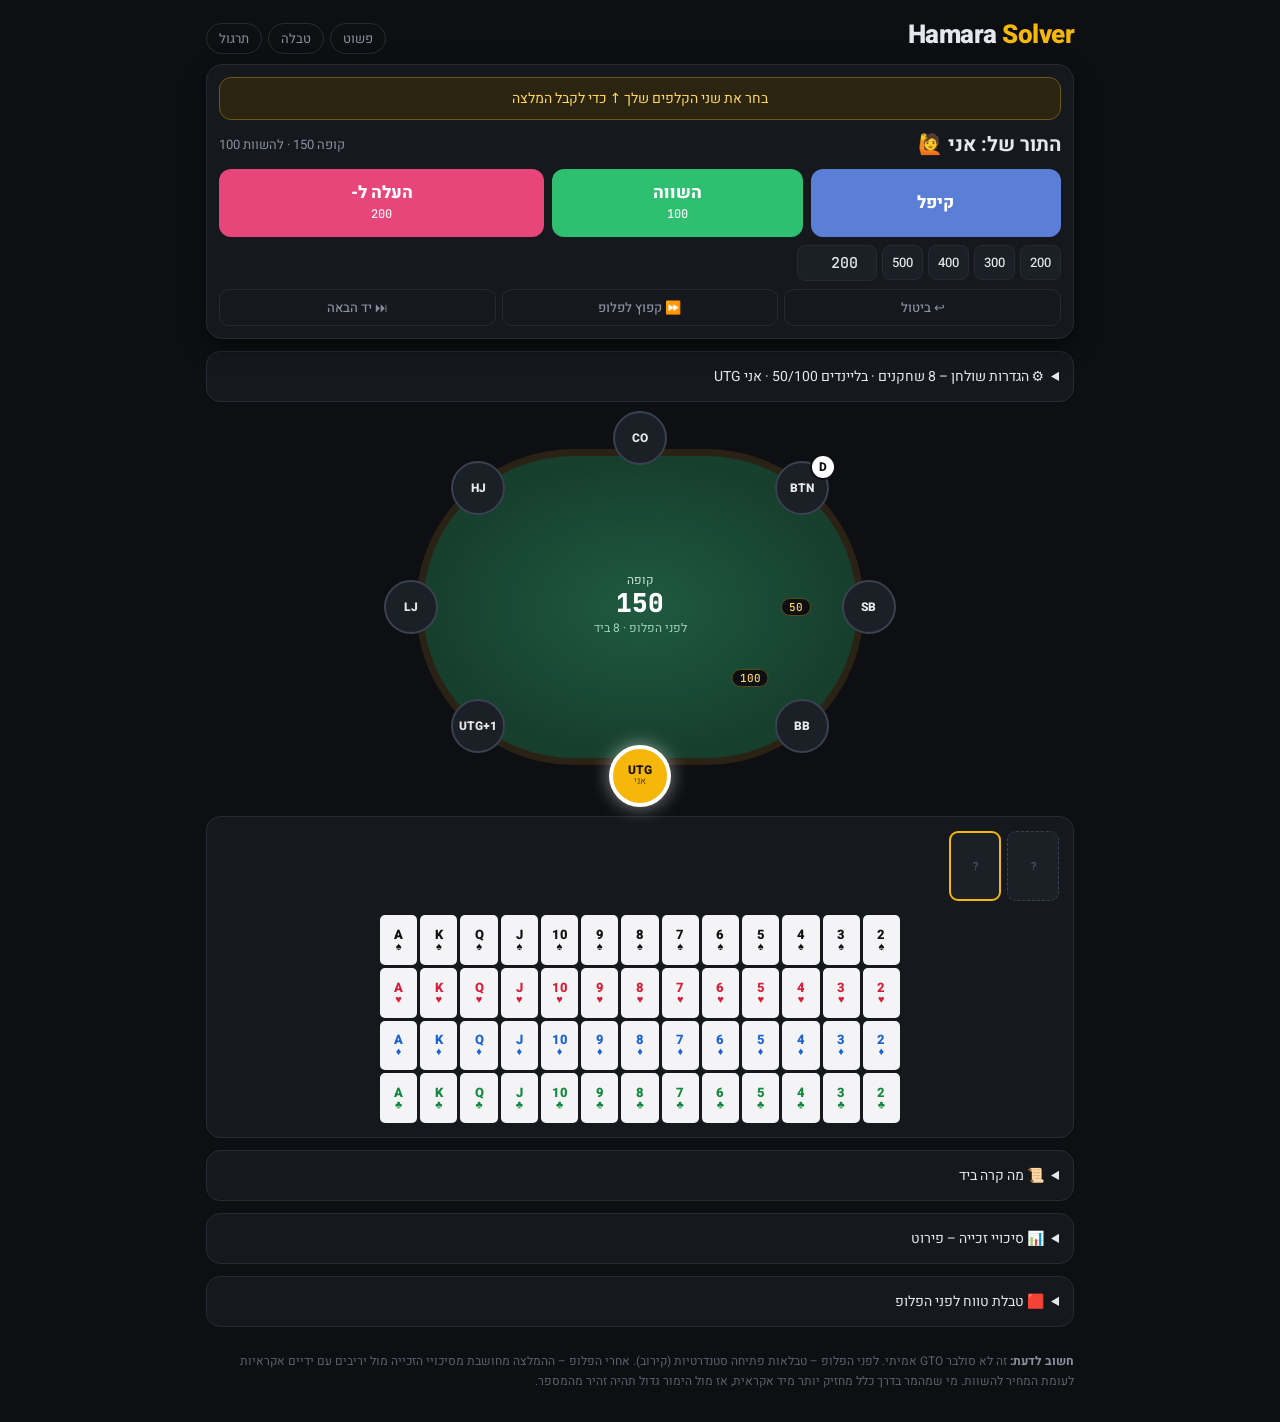
<file: recorder.html>
<!doctype html>
<html lang="he" dir="rtl">
<head>
<meta charset="utf-8">
<meta name="viewport" content="width=device-width,initial-scale=1,maximum-scale=1">
<title>Hamara Solver</title>
<link href="https://fonts.googleapis.com/css2?family=Heebo:wght@400;500;800&family=JetBrains+Mono:wght@500&display=swap" rel="stylesheet">
<link rel="stylesheet" href="poker.css">
<style>
body{padding-bottom:30px}
.top{padding:16px 0 10px}
h1{font-size:26px}
.tbl{position:relative;width:100%;max-width:520px;margin:26px auto 30px;aspect-ratio:1.45/1}
.felt{position:absolute;inset:6% 7%;border-radius:999px;background:radial-gradient(ellipse at center,#1f5a40 0%,#163f2d 70%);border:7px solid #2b2216;display:flex;align-items:center;justify-content:center;flex-direction:column}
.potLbl{color:#cfe9da;font-size:12px}
.potVal{color:#fff;font:800 26px "JetBrains Mono",monospace;line-height:1.1}
.streetLbl{color:#9fd3b6;font-size:12px;margin-top:2px}
.boardMini{display:flex;gap:3px;margin-top:6px;direction:ltr}
.boardMini .card{width:26px;height:36px;border-radius:4px}.boardMini .card b{font-size:12px}.boardMini .card i{font-size:11px}
.seat{position:absolute;transform:translate(-50%,-50%);width:54px;height:54px;border-radius:50%;border:2px solid #3a4150;background:var(--panel2);color:var(--txt);font:800 12px Heebo,sans-serif;display:flex;flex-direction:column;align-items:center;justify-content:center;cursor:pointer;padding:0;line-height:1.05;-webkit-tap-highlight-color:transparent}
.seat small{font-weight:400;font-size:9.5px;color:var(--mut)}
.seat.empty{background:transparent;border:2px dashed #353b47;color:var(--dim);font-weight:400;font-size:20px}
.seat.me{background:var(--gold);border-color:var(--gold);color:#1a1300}.seat.me small{color:#5a4500}
.seat.out{opacity:.28}
.seat.actor{box-shadow:0 0 0 4px #fff,0 0 18px 4px rgba(255,255,255,.5)}
.bet{position:absolute;transform:translate(-50%,-50%);background:#0d0f12;color:#ffd75e;border:1px solid #5a4a14;border-radius:999px;padding:1px 7px;font:500 11px "JetBrains Mono",monospace;pointer-events:none;white-space:nowrap}
.dchip{position:absolute;top:-7px;right:-7px;width:22px;height:22px;border-radius:50%;background:#fff;color:#111;font:800 12px Heebo,sans-serif;display:flex;align-items:center;justify-content:center;box-shadow:0 0 0 2px #0d0f12}
.dbtn{position:absolute;width:20px;height:20px;border-radius:50%;background:#fff;color:#111;font:800 11px Heebo,sans-serif;display:flex;align-items:center;justify-content:center;transform:translate(-50%,-50%);box-shadow:0 0 0 2px #0d0f12;pointer-events:none}
.act{position:sticky;top:0;z-index:5;background:var(--panel);border:1px solid var(--line);border-radius:16px;padding:12px;margin-bottom:12px;box-shadow:0 8px 24px rgba(0,0,0,.45)}
.who{display:flex;justify-content:space-between;align-items:center;margin-bottom:10px;gap:8px}
.who b{font-size:20px}
.who .tc{color:var(--mut);font-size:13px}
.btns{display:grid;grid-template-columns:1fr 1fr 1.3fr;gap:8px}
.btns button{border:0;border-radius:12px;padding:15px 6px;font:800 17px Heebo,sans-serif;color:#fff;cursor:pointer;line-height:1.1}
.bF{background:#5b7fd6}.bC{background:#2fbf71}.bR{background:#e8457a}
.btns button small{display:block;font:500 12px "JetBrains Mono",monospace;opacity:.9;margin-top:3px}
.sizes{display:flex;gap:5px;margin-top:8px;flex-wrap:wrap;align-items:center}
.sizes button{background:var(--panel2);border:1px solid var(--line);color:var(--txt);border-radius:8px;padding:7px 9px;font:500 13px Heebo,sans-serif;cursor:pointer}
.sizes input{width:80px;background:var(--panel2);border:1px solid var(--line);color:var(--txt);border-radius:8px;padding:7px;font:500 15px "JetBrains Mono",monospace;text-align:center}
.tools{display:flex;gap:6px;margin-top:8px}
.tools button{flex:1;background:transparent;border:1px solid var(--line);color:var(--mut);border-radius:10px;padding:8px;font:500 13px Heebo,sans-serif;cursor:pointer}
.adv{border-radius:12px;padding:10px 12px;margin-bottom:10px;border:2px solid}
.adv .a{font-size:24px;font-weight:800;line-height:1.1}
.adv .w{font-size:12.5px;color:var(--mut);margin-top:4px;line-height:1.5}
.need{background:#2a2410;border:1px solid #6b5716;color:#ffd75e;border-radius:12px;padding:10px 12px;margin-bottom:10px;font-size:14px;text-align:center}
.done{text-align:center;padding:10px 0}
.done b{font-size:22px}
.next{width:100%;margin-top:10px;background:var(--gold);color:#1a1300;border:0;border-radius:12px;padding:14px;font:800 17px Heebo,sans-serif;cursor:pointer}
.modes{display:grid;grid-template-columns:repeat(3,minmax(0,1fr));gap:6px;margin:10px 0}
.modes button{background:var(--panel2);border:1px solid var(--line);color:var(--mut);border-radius:10px;padding:8px 4px;font:500 13px Heebo,sans-serif;cursor:pointer}
.modes button.on{color:var(--txt);border-color:var(--gold);background:#2a3140}
details.panel summary{font-size:14px;color:var(--txt);cursor:pointer}
.blinds{display:flex;gap:10px;align-items:end;flex-wrap:wrap}
.blinds{gap:16px}
.step{display:flex;align-items:center;gap:6px;direction:ltr}
.step button{width:40px;height:40px;border-radius:10px;border:1px solid var(--line);background:var(--panel2);color:var(--txt);font:800 20px Heebo,sans-serif;cursor:pointer}
.step input{width:72px;text-align:center;padding:8px 4px}
.log{font-size:12.5px;color:var(--mut);line-height:1.7;direction:rtl}
.log b{color:var(--txt);font-weight:500}
.cardsBar{display:flex;align-items:center;justify-content:space-between;gap:8px}
.cardsBar .slots{justify-content:flex-start}
</style>
</head>
<body>
<header class="top">
  <div><h1>Hamara <span>Solver</span></h1></div>
  <nav><a href="solver.html">פשוט</a><a href="index.html">טבלה</a><a href="practice.html">תרגול</a></nav>
</header>

<section class="act" id="act"></section>

<details class="panel" id="setup">
  <summary>⚙️ הגדרות שולחן – <span id="setupSum"></span></summary>
  <div class="hint" style="margin-top:6px">בחר מספר שחקנים, ואז "מי הדילר" ולחץ על הכיסא שלו.</div>
  <div class="lbl" style="margin-top:10px">כמה שחקנים</div>
  <div class="chips" id="nChips"></div>
  <div class="modes" id="modes" style="grid-template-columns:repeat(2,minmax(0,1fr))">
    <button data-m="dealer">Ⓓ מי הדילר</button><button data-m="me">🙋 איפה אני</button>
  </div>
  <div class="blinds">
    <div><div class="lbl">סמול בליינד</div><div class="step"><button data-k="sb" data-d="-10">−</button><input type="number" id="sbIn" inputmode="decimal"><button data-k="sb" data-d="10">+</button></div></div>
    <div><div class="lbl">ביג בליינד</div><div class="step"><button data-k="bb" data-d="-10">−</button><input type="number" id="bbIn" inputmode="decimal"><button data-k="bb" data-d="10">+</button></div></div>
  </div>
</details>

<div class="tbl" id="tbl"></div>

<section class="panel">
  <div class="cardsBar"><div class="slots" id="heroSlots"></div><div class="slots" id="boardSlots"></div></div>
  <div id="deckWrap"><div class="deck" id="deck"></div></div>
</section>


<details class="panel"><summary>📜 מה קרה ביד</summary><div class="log" id="log" style="margin-top:8px"></div></details>
<details class="panel" id="eqBox"><summary>📊 סיכויי זכייה – פירוט</summary><div id="eq" class="hint">בחר את הקלפים שלך.</div></details>
<details class="panel"><summary>🟥 טבלת טווח לפני הפלופ</summary>
  <div class="lbl" id="gridTitle" style="margin-top:8px"></div><div class="freq" id="freq"></div><div class="gridWrap"><div class="grid" id="grid"></div></div>
</details>

<footer><b>חשוב לדעת:</b> זה לא סולבר GTO אמיתי. לפני הפלופ – טבלאות פתיחה סטנדרטיות (קירוב). אחרי הפלופ – ההמלצה מחושבת מסיכויי הזכייה מול יריבים עם ידיים אקראיות לעומת המחיר להשוות. מי שמהמר בדרך כלל מחזיק יותר מיד אקראית, אז מול הימור גדול תהיה זהיר מהמספר.</footer>

<script src="engine.js"></script>
<script src="cards.js"></script>
<script>
const H=window.HS,$=id=>document.getElementById(id),SEATS=9;
const STREET=['לפני הפלופ','פלופ','טרן','ריבר','סוף'];
const fmt=v=>{const r=Math.round(v*100)/100;return r.toLocaleString('en-US')};
// ---------- config (persisted) ----------
let cfg={n:8,seats:[1,1,1,1,1,1,1,1,0],me:0,dealer:5,sb:50,bb:100};
try{const s=JSON.parse(localStorage.getItem('hamara_cfg')||'null');if(s&&s.seats&&s.seats.length===SEATS)cfg=Object.assign(cfg,s)}catch(e){}
function applyN(n){cfg.n=n;cfg.seats=Array.from({length:SEATS},(_,i)=>i<n?1:0);if(cfg.me>=n)cfg.me=0;if(cfg.dealer>=n)cfg.dealer=n-1}
if(cfg.sb===1&&cfg.bb===2){cfg.sb=50;cfg.bb=100}
if(!cfg.n)cfg.n=cfg.seats.filter(Boolean).length;applyN(Math.min(9,Math.max(2,cfg.n)));
const saveCfg=()=>{try{localStorage.setItem('hamara_cfg',JSON.stringify(cfg))}catch(e){}};
let mode=null;
// ---------- hand state ----------
let hd,hist=[];
const occ=()=>{const o=[];for(let k=0;k<SEATS;k++){const j=(cfg.dealer+k)%SEATS;if(cfg.seats[j])o.push(j)}return o}; // dealer first
function positions(){
  cfg.seats[cfg.me]=1;
  if(!cfg.seats[cfg.dealer]){for(let k=1;k<=SEATS;k++){const j=(cfg.dealer+k)%SEATS;if(cfg.seats[j]){cfg.dealer=j;break}}}
  const o=occ(),N=o.length,pos={};const P=H.POS_NAMES[N];
  if(N===2){pos[o[0]]='SB';pos[o[1]]='BB'}else{pos[o[0]]='BTN';pos[o[1]]='SB';pos[o[2]]='BB';o.slice(3).forEach((s,i)=>pos[s]=P[i])}
  const sbS=N===2?o[0]:o[1],bbS=N===2?o[1]:o[2];
  return {N,pos,sbS,bbS,o};
}
function nextIn(from,set){for(let k=1;k<=SEATS;k++){const j=(from+k)%SEATS;if(set.includes(j))return j}return null}
function newHand(){
  const T=positions();
  hd={street:0,N:T.N,pos:T.pos,active:[...T.o],com:{},pot:0,cur:cfg.bb,minR:cfg.bb,need:[...T.o],actor:null,
      hero:hd?hd.hero.map(()=>null):[null,null],board:[null,null,null,null,null],raises:[],log:[],over:null,dealt:T.N};
  hd.hero=[null,null];
  hd.com[T.sbS]=cfg.sb;hd.com[T.bbS]=cfg.bb;
  hd.log.push(`<b>${T.pos[T.sbS]}</b> סמול ${fmt(cfg.sb)} · <b>${T.pos[T.bbS]}</b> ביג ${fmt(cfg.bb)}`);
  hd.actor=nextIn(T.bbS,hd.need);
  hist=[];
}
const potTotal=()=>hd.pot+Object.values(hd.com).reduce((a,b)=>a+b,0);
const toCall=s=>Math.max(0,hd.cur-(hd.com[s]||0));
function snapshot(){hist.push(JSON.stringify(hd));if(hist.length>80)hist.shift()}
function act(type,amt){
  if(hd.over||hd.actor==null)return;snapshot();
  const s=hd.actor,p=hd.pos[s],tc=toCall(s),nm=s===cfg.me?'אני':p;
  if(type==='fold'){hd.active=hd.active.filter(x=>x!==s);hd.need=hd.need.filter(x=>x!==s);hd.log.push(`<b>${nm}</b> קיפל`)}
  else if(type==='call'){hd.com[s]=hd.cur;hd.need=hd.need.filter(x=>x!==s);hd.log.push(tc?`<b>${nm}</b> השווה ${fmt(tc)}`:`<b>${nm}</b> צ׳ק`)}
  else if(type==='raise'){amt=Math.max(amt,hd.cur+0.01);hd.minR=Math.max(hd.minR,amt-hd.cur);hd.cur=amt;hd.com[s]=amt;hd.need=hd.active.filter(x=>x!==s);
    hd.raises.push({s,to:amt,street:hd.street});hd.log.push(`<b>${nm}</b> ${hd.raises.filter(r=>r.street===hd.street).length>1||hd.street>0&&tc>0?'העלה ל-':hd.street===0?'העלה ל-':'הימר '}${fmt(amt)}`)}
  advance(s);render();
}
function advance(last){
  if(hd.active.length===1){hd.pot=potTotal();hd.com={};hd.over={winner:hd.active[0]};hd.actor=null;hd.log.push(`<b>${hd.active[0]===cfg.me?'אני':hd.pos[hd.active[0]]}</b> לוקח את הקופה (${fmt(hd.pot)})`);return}
  if(!hd.need.length){endStreet();return}
  hd.actor=nextIn(last,hd.need);
}
function endStreet(){
  hd.pot=potTotal();hd.com={};hd.cur=0;hd.minR=cfg.bb;hd.street++;
  if(hd.street>=4){hd.over={showdown:true};hd.actor=null;hd.log.push(`שואודאון · קופה ${fmt(hd.pot)}`);return}
  hd.log.push(`— ${STREET[hd.street]} · קופה ${fmt(hd.pot)} —`);
  hd.need=[...hd.active];hd.actor=nextIn(cfg.dealer,hd.need);
}
function undo(){if(!hist.length)return;hd=JSON.parse(hist.pop());render()}
function boardNeeded(){return [0,3,4,5][Math.min(hd.street,3)]}

// ---------- table ----------
function drawTable(){
  const T=positions();
  let h=`<div class="felt"><div class="potLbl">קופה</div><div class="potVal">${fmt(potTotal())}</div><div class="streetLbl">${STREET[hd.street]} · ${hd.quick?hd.left:hd.active.length} ביד</div><div class="boardMini">${hd.board.filter(c=>c!==null).map(CARD.html).join('')}</div></div>`;
  for(let i=0;i<cfg.n;i++){
    const a=(90+i*360/cfg.n)*Math.PI/180,x=50+44*Math.cos(a),y=50+47*Math.sin(a);
    const on=cfg.seats[i],p=hd.pos[i]||T.pos[i]||'';
    const inHand=hd.active.includes(i);
    const cls=!on?'empty':[i===cfg.me?'me':'',on&&hd.pos[i]&&!inHand?'out':'',i===hd.actor?'actor':''].join(' ');
    h+=`<button class="seat ${cls}" data-i="${i}" style="left:${x}%;top:${y}%">${on?`${p}<small>${i===cfg.me?'אני':''}</small>`:'+'}${i===cfg.dealer?'<span class="dchip">D</span>':''}</button>`;
    if(hd.com[i]){const bx=50+30*Math.cos(a),by=50+28*Math.sin(a);h+=`<div class="bet" style="left:${bx}%;top:${by}%">${fmt(hd.com[i])}</div>`}
  }
  $('tbl').innerHTML=h;
  $('tbl').querySelectorAll('.seat').forEach(b=>b.onclick=()=>tapSeat(+b.dataset.i));
  $('setupSum').textContent=`${T.N} שחקנים · בליינדים ${fmt(cfg.sb)}/${fmt(cfg.bb)} · אני ${T.pos[cfg.me]}`;
}
function tapSeat(i){
  if(!mode){$('setup').open=true;setMode('dealer');return}
  if(mode==='me'){cfg.me=i;setMode('dealer')}
  else if(mode==='dealer'){cfg.dealer=i}
  saveCfg();const keep=hd.hero;newHand();hd.hero=keep;render();
}
function drawN(){$('nChips').innerHTML=[2,3,4,5,6,7,8,9].map(n=>`<button class="chip ${n===cfg.n?'on':''}" data-n="${n}">${n}</button>`).join('');
  $('nChips').querySelectorAll('.chip').forEach(b=>b.onclick=()=>{applyN(+b.dataset.n);saveCfg();const keep=hd.hero;newHand();hd.hero=keep;render()})}
function setMode(m){mode=m;$('modes').querySelectorAll('button').forEach(b=>b.classList.toggle('on',b.dataset.m===m))}
$('modes').querySelectorAll('button').forEach(b=>b.onclick=()=>setMode(b.dataset.m));
$('setup').addEventListener('toggle',()=>{if(!$('setup').open)mode=null;else if(!mode)setMode('dealer')});
$('sbIn').value=cfg.sb;$('bbIn').value=cfg.bb;
document.querySelectorAll('.step button').forEach(b=>b.onclick=()=>{const k=b.dataset.k,d=+b.dataset.d;const inp=$(k+'In');inp.value=Math.max(10,(+inp.value||0)+d);inp.onchange()});
$('sbIn').onchange=$('bbIn').onchange=()=>{const s=+$('sbIn').value,b=+$('bbIn').value;if(s>0&&b>0){cfg.sb=s;cfg.bb=b;saveCfg();const keep=hd.hero;newHand();hd.hero=keep;render()}};

// ---------- cards ----------
let target=null;
function used(){return new Set([...hd.hero,...hd.board].filter(c=>c!==null))}
function autoTarget(){
  const hi=hd.hero.findIndex(c=>c===null);if(hi>=0)return ['hero',hi];
  const need=boardNeeded();for(let i=0;i<need;i++)if(hd.board[i]===null)return ['board',i];
  return null;
}
function drawCards(){
  const t=target||autoTarget();
  const mk=(arr,kind,n)=>arr.slice(0,n).map((c,i)=>{const on=t&&t[0]===kind&&t[1]===i;return `<button class="slot ${on?'on':''} ${c===null?'empty':''}" data-k="${kind}" data-i="${i}">${c===null?(kind==='hero'?'?':['פלופ','','','טרן','ריבר'][i]):CARD.html(c)}</button>`}).join('');
  $('heroSlots').innerHTML=mk(hd.hero,'hero',2);
  const bn=Math.max(boardNeeded(),hd.board.filter(c=>c!==null).length);
  $('boardSlots').innerHTML=bn?mk(hd.board,'board',bn):'';
  document.querySelectorAll('.cardsBar .slot').forEach(b=>b.onclick=()=>{const k=b.dataset.k,i=+b.dataset.i;if(hd[k][i]!==null&&target&&target[0]===k&&target[1]===i){hd[k][i]=null}target=[k,i];render()});
  const show=!!t;$('deckWrap').style.display=show?'block':'none';
  if(!show)return;
  const u=used();let h='';
  for(let s=0;s<4;s++)for(let r=12;r>=0;r--){const c=r*4+s;h+=`<button class="dc ${CARD.suitCls(c)} ${u.has(c)?'used':''}" data-c="${c}">${CARD.rank(c)}<small>${CARD.suit(c)}</small></button>`}
  $('deck').innerHTML=h;
  $('deck').querySelectorAll('.dc').forEach(b=>b.onclick=()=>{const c=+b.dataset.c;if(used().has(c))return;const tt=target||autoTarget();if(!tt)return;hd[tt[0]][tt[1]]=c;target=null;render()});
}

// ---------- advice ----------
const ACT={raise:['להעלות','#e8457a'],'3bet':['3-bet','#b0234f'],call:['להשוות','#2fbf71'],fold:['לקפל','#5b7fd6'],check:['צ׳ק','#6b7280'],bet:['להמר','#e8457a'],'4bet':['4-bet / אול-אין','#b0234f']};
let eqCache={key:null,val:null},eqTok=0;
function advice(){
  const me=cfg.me;if(hd.actor!==me||hd.hero.some(c=>c===null))return null;
  const hand=H.cardsToHand(hd.hero[0],hd.hero[1]),tc=toCall(me),pot=potTotal();
  const odds=tc>0?tc/(pot+tc):0;
  const oddsTxt=tc>0?`צריך להשוות ${fmt(tc)} לקופה של ${fmt(pot)} → צריך לנצח לפחות <bdi dir="ltr">${(odds*100).toFixed(0)}%</bdi>.`:'';
  if(hd.street===0){
    const rs=hd.raises.filter(r=>r.street===0);const pos=hd.pos[me];
    let a,why;
    if(rs.length===0){a=H.advise(hand,pos,hd.N,null);
      const limp=hd.active.filter(s=>s!==me&&(hd.com[s]||0)>=cfg.bb&&hd.pos[s]!=='BB').length;
      if(a.act==='check'&&H.inTop(hand,12)){a={act:'raise',label:'להעלות',size:`לגובה ${fmt(cfg.bb*(3+limp))}`}}
      if(a.act==='raise')a.size=`להעלות ל-${fmt(cfg.bb*(2.5+limp))}${limp?` (${limp} נכנסו בלי להעלות)`:''}`;
      why=a.act==='check'?'אף אחד לא העלה – אתה בפנים בחינם.':`מ-${pos} עם ${hd.N} שחקנים מעלים בערך <bdi dir="ltr">${a.pct}%</bdi> מהידיים. <bdi dir="ltr">${hand}</bdi> בטופ <bdi dir="ltr">${(H.RANK[hand]*100).toFixed(1)}%</bdi>.`;
      if(a.act==='fold'&&tc===0)a={act:'check',label:'צ׳ק'};
    }else if(rs.length===1){const rp=hd.pos[rs[0].s];a=H.advise(hand,pos,hd.N,rp);
      if(a.act==='3bet')a.size=`להעלות ל-${fmt(rs[0].to*3)}`;
      why=`${rp} העלה. מולו: <bdi dir="ltr">3-bet</bdi> עם הטופ <bdi dir="ltr">${a.v.threebet.toFixed(0)}%</bdi>, השוואה עד <bdi dir="ltr">${(a.v.threebet+a.v.call).toFixed(0)}%</bdi>. <bdi dir="ltr">${hand}</bdi> בטופ <bdi dir="ltr">${(H.RANK[hand]*100).toFixed(1)}%</bdi>.`}
    else{a=H.inTop(hand,2.6)?{act:'4bet',label:'4-bet / אול-אין'}:H.inTop(hand,4.5)?{act:'call',label:'להשוות'}:{act:'fold',label:'לקפל'};
      why=`היו ${rs.length} העלאות – ממשיכים רק עם ידיים מאוד חזקות (QQ+, AK).`}
    return {act:a.act,label:a.label,size:a.size,why:why+(oddsTxt&&rs.length?'<br>'+oddsTxt:'')};
  }
  // postflop: equity vs opponents still in the hand
  const opps=hd.active.length-1,board=hd.board.filter(c=>c!==null);
  if(board.length<boardNeeded())return {wait:true};
  const key=[...hd.hero,...board,opps].join(',');
  if(eqCache.key!==key){eqCache={key,val:null};const tok=++eqTok;setTimeout(()=>{if(tok!==eqTok)return;eqCache.val=H.equity(hd.hero,board,opps,12000);render()},0);return {calc:true}}
  const eq=eqCache.val.eq,fair=1/(opps+1);
  let a;
  if(tc===0){a=eq>Math.max(0.5,fair*1.7)?{act:'bet',label:'להמר',size:`בערך ${fmt(Math.round(pot*0.66*10)/10)} (⅔ קופה)`}:{act:'check',label:'צ׳ק'}}
  else if(eq>Math.max(0.6,odds+0.25))a={act:'raise',label:'להעלות',size:`ל-${fmt(Math.round((hd.cur*2.5+0)*10)/10)} בערך`};
  else if(eq>odds)a={act:'call',label:'להשוות'};
  else a={act:'fold',label:'לקפל'};
  const made=H.CAT[Math.floor(H.eval7(hd.hero.concat(board))/1e6)];
  return {act:a.act,label:a.label,size:a.size,why:`יש לך: <b style="color:var(--txt)">${made}</b>. סיכוי לנצח מול ${opps} ${opps>1?'יריבים':'יריב'}: <bdi dir="ltr">${(eq*100).toFixed(0)}%</bdi>.${oddsTxt?'<br>'+oddsTxt:''}`};
}

// ---------- action panel ----------
let raiseAmt=null;
function sizeChips(){return [100,200,300,400,500].filter(v=>v>hd.cur).map(v=>[String(v),v])}
const oppsN=()=>Math.max(1,(hd.quick?hd.left:hd.active.length)-1);
function jump(){
  snapshot();
  if(!hd.quick){hd.quick=true;hd.left=hd.raises.length||hd.street>0?Math.max(2,hd.active.length):Math.min(3,hd.active.length)}
  hd.pot=potTotal();hd.com={};hd.cur=0;hd.actor=null;hd.over=null;
  hd.street=Math.min(3,hd.street+1);
  hd.log.push(`— קפיצה ל${STREET[hd.street]} · ${hd.left} ביד —`);
  target=null;render();
}
function drawsTxt(hero,board){
  if(board.length>=5)return '';const all=hero.concat(board),out=[];
  const sc=[0,0,0,0];all.forEach(c=>sc[c&3]++);const fs=sc.findIndex(x=>x===4);
  if(fs>=0&&hero.some(c=>(c&3)===fs))out.push('דרואו לצבע');
  const rs=new Set(all.map(c=>c>>2));if(rs.has(12))rs.add(-1);const hr=new Set(hero.map(c=>c>>2));if(hr.has(12))hr.add(-1);
  let oe=false,gs=false;
  for(let lo=-1;lo<=8;lo++){const w=[0,1,2,3,4].map(k=>lo+k),have=w.filter(r=>rs.has(r));if(have.length===5)return out.length?' + '+out.join(', '):'';
    if(have.length===4&&w.some(r=>hr.has(r))){const miss=w.find(r=>!rs.has(r));if(miss===lo||miss===lo+4)oe=true;else gs=true}}
  if(oe)out.push('דרואו פתוח לרצף');else if(gs)out.push('דרואו לרצף (באמצע)');
  return out.length?' + '+out.join(', '):'';
}
function drawQuick(){
  const board=hd.board.filter(c=>c!==null),need=boardNeeded()-board.length,max=hd.N;
  let adv='';
  if(hd.hero.some(c=>c===null))adv=`<div class="need">בחר את שני הקלפים שלך ↓</div>`;
  else if(need>0)adv=`<div class="need">הכנס את ${hd.street===1?'3 קלפי הפלופ':'קלף ה'+STREET[hd.street]} ↓</div>`;
  else{
    const opps=oppsN(),key=['q',...hd.hero,...board,opps].join(',');
    if(eqCache.key!==key){eqCache={key,val:null};const tok=++eqTok;setTimeout(()=>{if(tok!==eqTok)return;eqCache.val=H.equity(hd.hero,board,opps,12000);render()},0);adv=`<div class="adv" style="border-color:#3a4150"><div class="w">מחשב סיכויים…</div></div>`}
    else{
      const eq=eqCache.val.eq,fair=1/(opps+1),pot=hd.pot;
      const made=H.CAT[Math.floor(H.eval7(hd.hero.concat(board))/1e6)]+drawsTxt(hd.hero,board);
      const maxCall=eq>=0.5?null:Math.min(pot,Math.floor(eq*pot/(1-2*eq)/10)*10); // capped at pot: real bettors hold more than random hands
      let a;
      if(eq>=Math.max(0.5,fair*1.6))a={c:'#e8457a',t:'חזק – להמר',s:`הימור של בערך ${fmt(Math.round(pot*0.66/10)*10)} (⅔ קופה). אם מהמרים עליך – להעלות.`};
      else if(eq>=fair)a={c:'#2fbf71',t:'בינוני – צ׳ק / להשוות',s:maxCall!=null&&pot>0?`אם מהמרים עליך – להשוות עד בערך ${fmt(maxCall)}. מעל זה – לקפל.`:'אם מהמרים עליך – להשוות.'};
      else a={c:'#5b7fd6',t:'חלש – צ׳ק / לקפל',s:maxCall!=null&&pot>0&&maxCall>0?`להשוות רק הימור קטן מ-${fmt(maxCall)}. אחרת לקפל.`:'אם מהמרים עליך – לקפל.'};
      adv=`<div class="adv" style="border-color:${a.c}"><div class="a" style="color:${a.c}">${a.t}</div><div style="font-size:14px;margin-top:2px">${a.s}</div>
        <div class="w">יש לך: <b style="color:var(--txt)">${made}</b> · סיכוי לנצח מול ${opps} ${opps>1?'יריבים':'יריב'}: <bdi dir="ltr">${(eq*100).toFixed(0)}%</bdi> (הממוצע: <bdi dir="ltr">${(fair*100).toFixed(0)}%</bdi>)</div></div>`;
    }
  }
  const leftChips=Array.from({length:max-1},(_,i)=>i+2).map(n=>`<button class="chip ${n===hd.left?'on':''}" data-l="${n}">${n}</button>`).join('');
  $('act').innerHTML=`${adv}
    <div class="lbl">כמה נשארו ביד (כולל אותי)?</div><div class="chips" id="leftChips">${leftChips}</div>
    <div class="row" style="margin-top:10px;align-items:end"><label>קופה <div class="step"><button data-d="-50">−</button><input type="number" id="qPot" inputmode="decimal" value="${hd.pot}"><button data-d="50">+</button></div></label></div>
    <div class="tools">${hd.street<3?`<button id="jumpBtn">⏩ ${STREET[hd.street+1]}</button>`:''}<button id="undoBtn">↩︎ ביטול</button></div>
    <button class="next" id="nextBtn">▶ יד הבאה – הדילר זז</button>`;
  $('leftChips').querySelectorAll('.chip').forEach(b=>b.onclick=()=>{hd.left=+b.dataset.l;render()});
  $('act').querySelectorAll('.step button').forEach(b=>b.onclick=()=>{hd.pot=Math.max(0,(+$('qPot').value||0)+(+b.dataset.d));render()});
  $('qPot').onchange=()=>{hd.pot=Math.max(0,+$('qPot').value||0);render()};
  if($('jumpBtn'))$('jumpBtn').onclick=jump;$('undoBtn').onclick=undo;$('nextBtn').onclick=nextHand;
}
function drawAct(){
  if(hd.quick){drawQuick();return}
  if(hd.over){
    const w=hd.over.winner;
    $('act').innerHTML=`<div class="done"><b>${w!=null?`${w===cfg.me?'אתה לקחת':hd.pos[w]+' לקח'} את הקופה – ${fmt(hd.pot)}`:`שואודאון – קופה ${fmt(hd.pot)}`}</b></div>
      <button class="next" id="nextBtn">▶ יד הבאה – הדילר זז</button><div class="tools"><button id="undoBtn">↩︎ ביטול פעולה</button></div>`;
    $('nextBtn').onclick=nextHand;$('undoBtn').onclick=undo;return;
  }
  const s=hd.actor,p=hd.pos[s],tc=toCall(s),isMe=s===cfg.me;
  let advH='';
  const needB=boardNeeded()-hd.board.filter(c=>c!==null).length;
  if(needB>0&&hd.street>0)advH+=`<div class="need">הכנס את ${STREET[hd.street]==='פלופ'?'3 קלפי הפלופ':'קלף ה'+STREET[hd.street]} ↓</div>`;
  if(isMe){
    if(hd.hero.some(c=>c===null))advH+=`<div class="need">בחר את שני הקלפים שלך ↑ כדי לקבל המלצה</div>`;
    else{const a=advice();
      if(a&&a.calc)advH+=`<div class="adv" style="border-color:#3a4150"><div class="w">מחשב סיכויים…</div></div>`;
      else if(a&&!a.wait)advH+=`<div class="adv" style="border-color:${ACT[a.act][1]}"><div class="a" style="color:${ACT[a.act][1]}"><bdi dir="ltr">${a.label}</bdi></div>${a.size?`<div style="font-size:14px;margin-top:2px">${a.size}</div>`:''}<div class="w">${a.why}</div></div>`;}
  }
  const chips=sizeChips();
  const minTo=hd.cur+hd.minR;
  if(raiseAmt==null||raiseAmt<=hd.cur)raiseAmt=chips.length?chips[0][1]:Math.round(hd.cur*2*100)/100;
  const callLbl=tc>0?'השווה':'צ׳ק';
  const raiseLbl=hd.cur>0?'העלה ל-':'המר';
  $('act').innerHTML=`${advH}
    <div class="who"><div><b>התור של: ${isMe?'אני 🙋':p}</b></div><div class="tc">קופה ${fmt(potTotal())}${tc?` · להשוות ${fmt(tc)}`:''}</div></div>
    <div class="btns">
      <button class="bF" id="bFold">קיפל</button>
      <button class="bC" id="bCall">${callLbl}${tc?`<small>${fmt(tc)}</small>`:''}</button>
      <button class="bR" id="bRaise">${raiseLbl}<small id="rLbl">${fmt(raiseAmt)}</small></button>
    </div>
    <div class="sizes">${chips.map(([l,v])=>`<button data-v="${Math.round(v*100)/100}">${l}</button>`).join('')}<input type="number" id="rIn" inputmode="decimal" value="${raiseAmt}"></div>
    <div class="tools"><button id="undoBtn" ${hist.length?'':'disabled'}>↩︎ ביטול</button><button id="jumpBtn">⏩ ${hd.street===0?'קפוץ לפלופ':'קפוץ ל'+STREET[Math.min(hd.street+1,3)]}</button><button id="skipBtn">⏭ יד הבאה</button></div>`;
  $('bFold').onclick=()=>{raiseAmt=null;act('fold')};
  $('bCall').onclick=()=>{raiseAmt=null;act('call')};
  $('bRaise').onclick=()=>{const v=+$('rIn').value;if(!(v>hd.cur))return;raiseAmt=null;act('raise',v)};
  $('act').querySelectorAll('.sizes button').forEach(b=>b.onclick=()=>{raiseAmt=+b.dataset.v;$('rIn').value=raiseAmt;$('rLbl').textContent=fmt(raiseAmt)});
  $('rIn').oninput=()=>{raiseAmt=+$('rIn').value;$('rLbl').textContent=fmt(raiseAmt||0)};
  $('undoBtn').onclick=undo;$('skipBtn').onclick=nextHand;$('jumpBtn').onclick=jump;
}
function nextHand(){
  const o=occ();cfg.dealer=o[1]!==undefined?o[1]:cfg.dealer;saveCfg();newHand();target=null;raiseAmt=null;render();window.scrollTo({top:0,behavior:'smooth'});
}

// ---------- extras: log, equity detail, grid ----------
function drawExtras(){
  $('log').innerHTML=hd.log.map(l=>`<div>${l}</div>`).join('');
  const hand=hd.hero.every(c=>c!==null)?H.cardsToHand(hd.hero[0],hd.hero[1]):null;
  const rs=hd.raises.filter(r=>r.street===0);const rp=rs.length===1&&rs[0].s!==cfg.me?hd.pos[rs[0].s]:null;
  const pos=hd.pos[cfg.me],grid=H.rangeGrid(pos,hd.N,rp);
  const tot={};H.ALL.forEach(n=>{tot[grid[n]]=(tot[grid[n]]||0)+H.combos(n)});
  const ord=['raise','3bet','call','check','fold'];
  $('freq').innerHTML=Object.keys(tot).sort((a,b)=>ord.indexOf(a)-ord.indexOf(b)).map(a=>`<div style="flex:${tot[a]};background:${ACT[a][1]}"><b>${ACT[a][0]}</b><span class="num">${(tot[a]/13.26).toFixed(1)}%</span></div>`).join('');
  $('gridTitle').textContent=rp?`${pos} מול העלאה של ${rp} · ${hd.N} שחקנים`:`${pos} כשכולם קיפלו · ${hd.N} שחקנים`;
  let g='';for(let i=0;i<13;i++)for(let j=0;j<13;j++){const n=H.handName(i,j);g+=`<div class="cell ${n===hand?'me':''}" style="background:${ACT[grid[n]][1]}">${n}</div>`}
  $('grid').innerHTML=g;
  if($('eqBox').open)drawEq();
}
$('eqBox').addEventListener('toggle',()=>{if($('eqBox').open)drawEq()});
let eqT=null;
function drawEq(){
  if(hd.hero.some(c=>c===null)){$('eq').textContent='בחר את הקלפים שלך.';return}
  const board=hd.board.filter(c=>c!==null);if(![0,3,4,5].includes(board.length)){$('eq').textContent='בלוח צריך 3, 4 או 5 קלפים.';return}
  const opps=oppsN();clearTimeout(eqT);
  eqT=setTimeout(()=>{const r=H.equity(hd.hero,board,opps,20000);
    const cats=r.cat.map((x,i)=>[H.CAT[i],x]).filter(x=>x[1]>=0.005).reverse();
    $('eq').innerHTML=`<div class="eqRow"><div><div class="eqBig num">${(r.eq*100).toFixed(1)}%</div><div class="hint" style="margin:0">מול ${opps} ${opps>1?'יריבים':'יריב'} (ידיים אקראיות)</div></div></div>
    <div class="lbl" style="margin-top:12px">${board.length===5?'היד שלך':'במה תסיים'}</div>
    <div class="cats">${cats.map(([n,x])=>`<div><span>${n}</span><div class="track"><div style="width:${x*100}%"></div></div><span class="num">${(x*100).toFixed(0)}%</span></div>`).join('')}</div>`},0);
}

function render(){drawN();drawTable();drawCards();drawAct();drawExtras()}
newHand();render();
</script>
</body>
</html>
</file>
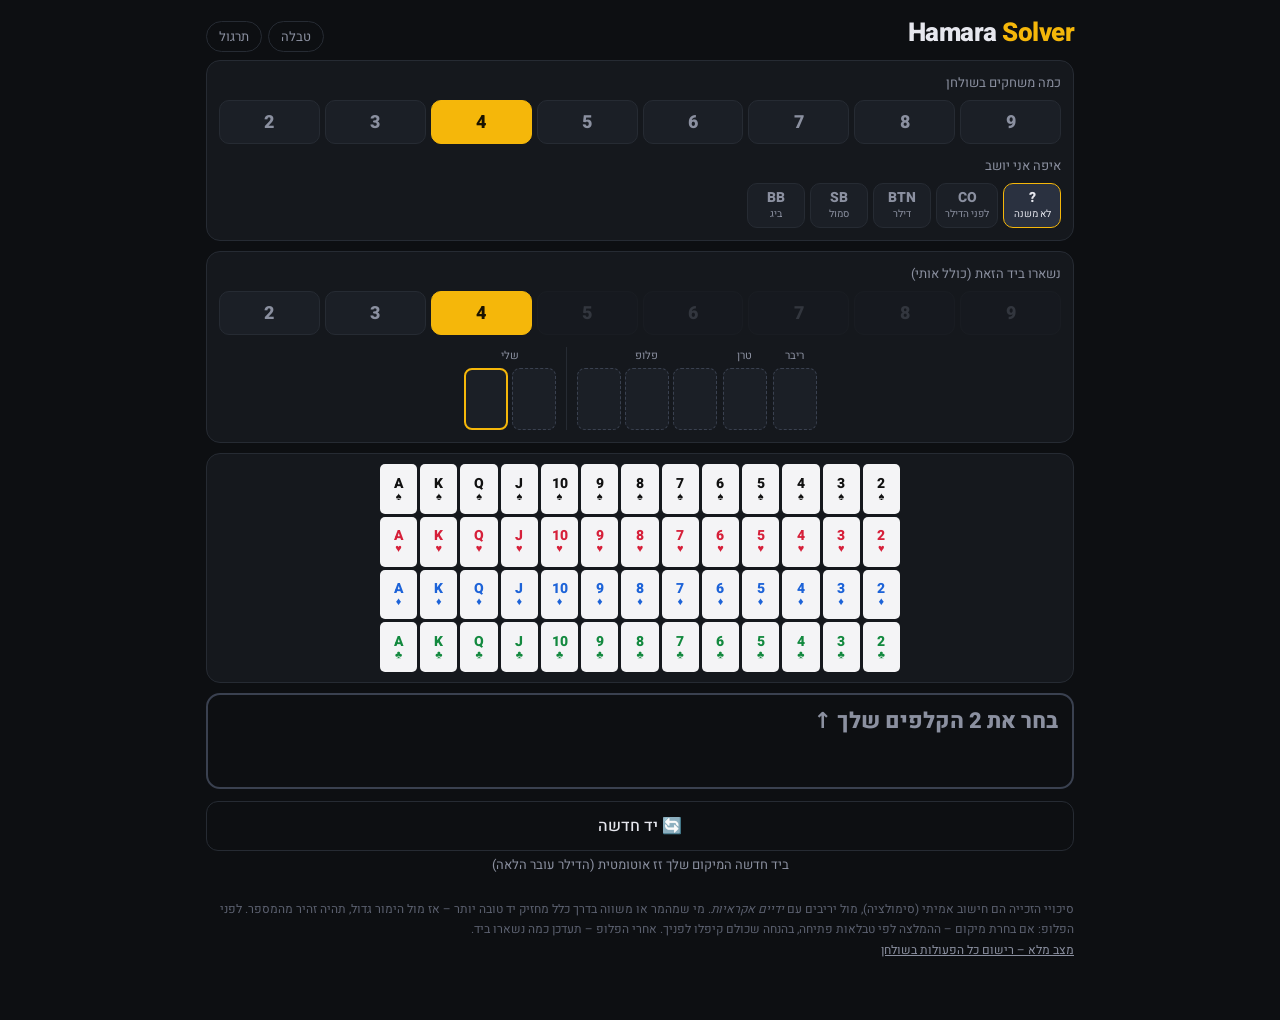
<file: solver.html>
<!doctype html>
<html lang="he" dir="rtl">
<head>
<meta charset="utf-8">
<meta name="viewport" content="width=device-width,initial-scale=1,maximum-scale=1">
<title>Hamara Solver</title>
<link href="https://fonts.googleapis.com/css2?family=Heebo:wght@400;500;800&family=JetBrains+Mono:wght@500&display=swap" rel="stylesheet">
<link rel="stylesheet" href="poker.css">
<style>
.top{padding:14px 0 8px}h1{font-size:26px}
.panel{margin-bottom:10px;padding:12px}
.pl{display:grid;grid-template-columns:repeat(8,minmax(0,1fr));gap:5px;direction:ltr}
.pl button{height:44px;border-radius:10px;border:1px solid var(--line);background:var(--panel2);color:var(--mut);font:800 18px Heebo,sans-serif;cursor:pointer}
.pos{display:flex;gap:5px;flex-wrap:wrap}
.pos button{min-width:58px;padding:6px 8px;border-radius:10px;border:1px solid var(--line);background:var(--panel2);color:var(--mut);font:800 14px Heebo,sans-serif;cursor:pointer;line-height:1.1}
.pos button small{display:block;font:400 10px Heebo,sans-serif;margin-top:2px}
.pos button.on{background:#2a3140;color:var(--txt);border-color:var(--gold)}
.pl button.on{background:var(--gold);color:#1a1300;border-color:var(--gold)}
.board{display:flex;gap:6px;direction:ltr;align-items:flex-end;justify-content:center;flex-wrap:nowrap}
.grp{display:flex;flex-direction:column;align-items:center;gap:4px}
.grp .t{font-size:11px;color:var(--mut)}
.grp .row2{display:flex;gap:4px}
.sep{width:1px;align-self:stretch;background:var(--line);margin:0 4px}
.s{width:44px;height:62px;border-radius:8px;border:1.5px dashed #3a4150;background:var(--panel2);padding:0;cursor:pointer;display:flex;align-items:center;justify-content:center}
.s.on{border:2px solid var(--gold)}
.s:not(.empty){border-style:solid;background:transparent}
.s .card{width:42px;height:60px}.s .card b{font-size:18px}.s .card i{font-size:16px}
.verdict{border:2px solid;border-radius:14px;padding:14px;margin-bottom:12px;min-height:96px}
.verdict .v{font-size:32px;font-weight:800;line-height:1.1}
.verdict .sub{font-size:14px;margin-top:4px;color:var(--txt)}
.verdict .stats{display:flex;gap:22px;margin-top:10px;align-items:flex-end;flex-wrap:wrap}
.verdict .stats>div{display:flex;flex-direction:column;gap:2px}
.verdict .bign{font:800 34px "JetBrains Mono",monospace;line-height:1;white-space:nowrap;direction:ltr;text-align:right}
.verdict small{display:block;color:var(--mut);font-size:12px;line-height:1.3}
.new{width:100%;background:transparent;border:1px solid var(--line);color:var(--txt);border-radius:12px;padding:12px;font:500 16px Heebo,sans-serif;cursor:pointer;margin-top:10px}
.dc{font-size:14px}
</style>
</head>
<body>
<header class="top">
  <div><h1>Hamara <span>Solver</span></h1></div>
  <nav><a href="index.html">טבלה</a><a href="practice.html">תרגול</a></nav>
</header>

<section class="panel">
  <div class="lbl">כמה משחקים בשולחן</div>
  <div class="pl" id="pl"></div>
  <div class="lbl" style="margin-top:12px">איפה אני יושב</div>
  <div class="pos" id="pos"></div>
</section>

<section class="panel">
  <div class="lbl">נשארו ביד הזאת (כולל אותי)</div>
  <div class="pl" id="left" style="margin-bottom:12px"></div>
  <div class="board" id="slots"></div>
</section>

<section class="panel" style="padding:10px">
  <div class="deck" id="deck" style="margin-top:0"></div>
</section>

<div class="verdict" id="verdict" style="border-color:#3a4150"></div>
<button class="new" id="newBtn" style="margin:0 0 4px">🔄 יד חדשה</button>
<div class="hint" style="text-align:center;margin:0 0 12px">ביד חדשה המיקום שלך זז אוטומטית (הדילר עובר הלאה)</div>

<footer>
  סיכויי הזכייה הם חישוב אמיתי (סימולציה), מול יריבים עם <i>ידיים אקראיות</i>. מי שמהמר או משווה בדרך כלל מחזיק יד טובה יותר – אז מול הימור גדול, תהיה זהיר מהמספר.
  לפני הפלופ: אם בחרת מיקום – ההמלצה לפי טבלאות פתיחה, בהנחה שכולם קיפלו לפניך. אחרי הפלופ – תעדכן כמה נשארו ביד.
  <br><a href="recorder.html" style="color:var(--mut)">מצב מלא – רישום כל הפעולות בשולחן</a>
</footer>

<script src="engine.js"></script>
<script src="cards.js"></script>
<script>
const H=window.HS,$=id=>document.getElementById(id);
let players=4;try{const v=+localStorage.getItem('hamara_players');if(v>=2&&v<=9)players=v}catch(e){}
let cards=[null,null,null,null,null,null,null]; // 0-1 me, 2-4 flop, 5 turn, 6 river
let target=null;
let left=null; // players still in this hand (null = everyone)
const inHand=()=>Math.min(left??players,players);
let myPos=null;try{myPos=localStorage.getItem('hamara_pos')||null}catch(e){}
const SHORT={UTG:'ראשון','UTG+1':'שני','UTG+2':'שלישי',MP:'אמצע',LJ:'אמצע',HJ:'2 לפני דילר',CO:'לפני הדילר',BTN:'דילר',SB:'סמול',BB:'ביג'};
function drawPos(){
  const P=H.POS_NAMES[players];if(myPos&&!P.includes(myPos))myPos=null;
  $('pos').innerHTML=`<button class="${!myPos?'on':''}" data-p="">?<small>לא משנה</small></button>`+P.map(p=>`<button class="${p===myPos?'on':''}" data-p="${p}">${p}<small>${SHORT[p]}</small></button>`).join('');
  $('pos').querySelectorAll('button').forEach(b=>b.onclick=()=>{myPos=b.dataset.p||null;try{localStorage.setItem('hamara_pos',myPos||'')}catch(e){};render()});
}

function drawLeft(){
  const L=inHand();
  $('left').innerHTML=[2,3,4,5,6,7,8,9].map(n=>`<button class="${n===L?'on':''}" data-n="${n}" ${n>players?'disabled style="opacity:.25"':''}>${n}</button>`).join('');
  $('left').querySelectorAll('button').forEach(b=>b.onclick=()=>{const n=+b.dataset.n;if(n>players)return;left=n===players?null:n;render()});
}
function drawPlayers(){
  $('pl').innerHTML=[2,3,4,5,6,7,8,9].map(n=>`<button class="${n===players?'on':''}" data-n="${n}">${n}</button>`).join('');
  $('pl').querySelectorAll('button').forEach(b=>b.onclick=()=>{players=+b.dataset.n;try{localStorage.setItem('hamara_players',players)}catch(e){};render()});
}
const nextEmpty=()=>{const i=cards.findIndex(c=>c===null);return i<0?null:i};
function slot(i){const c=cards[i],on=(target??nextEmpty())===i;return `<button class="s ${on?'on':''} ${c===null?'empty':''}" data-i="${i}">${c===null?'':CARD.html(c)}</button>`}
function drawSlots(){
  $('slots').innerHTML=`<div class="grp"><div class="t">שלי</div><div class="row2">${slot(0)}${slot(1)}</div></div><div class="sep"></div>
    <div class="grp"><div class="t">פלופ</div><div class="row2">${slot(2)}${slot(3)}${slot(4)}</div></div>
    <div class="grp"><div class="t">טרן</div><div class="row2">${slot(5)}</div></div>
    <div class="grp"><div class="t">ריבר</div><div class="row2">${slot(6)}</div></div>`;
  $('slots').querySelectorAll('.s').forEach(b=>b.onclick=()=>{const i=+b.dataset.i;cards[i]=null;target=i;render()});
}
function drawDeck(){
  const u=new Set(cards.filter(c=>c!==null)),full=nextEmpty()===null&&target===null;let h='';
  for(let s=0;s<4;s++)for(let r=12;r>=0;r--){const c=r*4+s;h+=`<button class="dc ${CARD.suitCls(c)} ${u.has(c)||full?'used':''}" data-c="${c}">${CARD.rank(c)}<small>${CARD.suit(c)}</small></button>`}
  $('deck').innerHTML=h;
  $('deck').querySelectorAll('.dc').forEach(b=>b.onclick=()=>{const c=+b.dataset.c;if(u.has(c))return;const t=target??nextEmpty();if(t==null)return;cards[t]=c;target=null;render()});
}
function drawsTxt(hero,board){
  if(board.length>=5||board.length<3)return '';const all=hero.concat(board),out=[];
  const sc=[0,0,0,0];all.forEach(c=>sc[c&3]++);const fs=sc.findIndex(x=>x===4);
  if(fs>=0&&hero.some(c=>(c&3)===fs))out.push('דרואו לצבע');
  const rs=new Set(all.map(c=>c>>2));if(rs.has(12))rs.add(-1);const hr=new Set(hero.map(c=>c>>2));if(hr.has(12))hr.add(-1);
  let oe=false,gs=false;
  for(let lo=-1;lo<=8;lo++){const w=[0,1,2,3,4].map(k=>lo+k),have=w.filter(r=>rs.has(r));if(have.length===5)return '';
    if(have.length===4&&w.some(r=>hr.has(r))){const miss=w.find(r=>!rs.has(r));if(miss===lo||miss===lo+4)oe=true;else gs=true}}
  if(oe)out.push('דרואו פתוח לרצף');else if(gs)out.push('דרואו לרצף (באמצע)');
  return out.length?' + '+out.join(', '):'';
}
let tok=0;
function drawVerdict(){
  const hero=cards.slice(0,2),board=cards.slice(2).filter(c=>c!==null);
  if(hero.some(c=>c===null)){$('verdict').style.borderColor='#3a4150';$('verdict').innerHTML=`<div class="v" style="color:var(--mut);font-size:22px">בחר את 2 הקלפים שלך ↑</div>`;return}
  const contiguous=cards.slice(2,2+board.length).every(c=>c!==null);
  if(!contiguous||board.length===1||board.length===2){$('verdict').style.borderColor='#3a4150';$('verdict').innerHTML=`<div class="v" style="color:var(--mut);font-size:22px">${board.length<3?`עוד ${3-board.length} קלפים לפלופ ↑`:'השלם את הלוח ↑'}</div>`;return}
  const opps=inHand()-1,t=++tok;
  $('verdict').innerHTML=`<div class="v" style="color:var(--mut);font-size:22px">מחשב…</div>`;
  setTimeout(()=>{if(t!==tok)return;
    const r=H.equity(hero,board,opps,board.length?15000:12000),eq=r.eq,fair=1/(opps+1);
    const hand=H.cardsToHand(hero[0],hero[1]);
    let v,c,sub;
    if(!board.length&&myPos){
      const a=H.advise(hand,myPos,players,null),place=H.ORDER.indexOf(hand)+1;
      if(a.act==='raise'){v='להעלות';c='#e8457a';sub=`מ-${myPos} עם ${players} שחקנים מעלים את הטופ <bdi dir="ltr">${a.pct}%</bdi> – ${hand} בפנים.`}
      else if(a.act==='check'){v='צ׳ק';c='#6b7280';sub='אתה בביג – אם אף אחד לא העלה, אתה בפנים בחינם.'+(H.inTop(hand,12)?' עם יד כזו אפשר גם להעלות.':'')}
      else{v='לקפל';c='#5b7fd6';sub=`מ-${myPos} עם ${players} שחקנים מעלים רק את הטופ <bdi dir="ltr">${a.pct}%</bdi> – ${hand} בחוץ.`}
      sub+=` <span style="color:var(--mut)">(מקום ${place} מתוך 169 · בהנחה שכולם קיפלו לפניך)</span>`;
    }else if(!board.length){
      const top=H.RANK[hand]*100,place=H.ORDER.indexOf(hand)+1;
      if(top<=8){v='חזק – להעלות';c='#e8457a';sub='יד מצוינת. להעלות, וגם להשוות להעלאה של אחרים.'}
      else if(top<=25){v='סביר – להיכנס';c='#2fbf71';sub='טובה כשאתה מאוחר בשולחן (ליד הדילר). אם יש העלאה גדולה לפניך – להיזהר.'}
      else if(top<=45){v='גבולי';c='#f5b70a';sub='רק אם נכנסים זול ואף אחד לא העלה.'}
      else{v='חלש – לקפל';c='#5b7fd6';sub='לא שווה להיכנס.'}
      sub+=` <span style="color:var(--mut)">(${hand} – מקום ${place} מתוך 169)</span>`;
    }else{
      if(eq>=Math.max(0.5,fair*1.6)){v='חזק – להמר';c='#e8457a';sub='להמר בערך ⅔ קופה. אם מהמרים עליך – להעלות או להשוות.'}
      else if(eq>=fair){v='בינוני – צ׳ק / להשוות';c='#2fbf71';sub='להשוות הימור קטן-בינוני. מול הימור גדול – לחשוב פעמיים.'}
      else{v='חלש – צ׳ק / לקפל';c='#5b7fd6';sub='אם מהמרים עליך – לקפל.'}
    }
    const made=board.length?H.CAT[Math.floor(H.eval7(hero.concat(board))/1e6)]+drawsTxt(hero,board):null;
    $('verdict').style.borderColor=c;
    $('verdict').innerHTML=`<div class="v" style="color:${c}">${v}</div><div class="sub">${sub}</div>
      <div class="stats"><div><div class="bign">${(eq*100).toFixed(0)}%</div><small>סיכוי לנצח מול ${opps} ${opps>1?'יריבים':'יריב'}</small></div>
      <div><div class="bign" style="font-size:22px;color:var(--mut)">${(fair*100).toFixed(0)}%</div><small>הממוצע ביד</small></div></div>
      ${made?`<div class="sub" style="margin-top:10px">יש לך: <b>${made}</b></div>`:''}`;
  },10);
}
$('newBtn').onclick=()=>{cards=[null,null,null,null,null,null,null];target=null;left=null;if(myPos){const P=H.POS_NAMES[players];const i=P.indexOf(myPos);myPos=P[(i-1+P.length)%P.length];try{localStorage.setItem('hamara_pos',myPos)}catch(e){}}render();window.scrollTo({top:0,behavior:'smooth'})};
// links: ?h=KcJc&b=6cTs5d&n=4
(function(){const q=new URLSearchParams(location.search);const P=s=>{const o=[];const t=(s||'').replace(/10/g,'T');for(let i=0;i+1<t.length;i+=2){const r='23456789TJQKA'.indexOf(t[i].toUpperCase()),u='shdc'.indexOf(t[i+1].toLowerCase());if(r>=0&&u>=0)o.push(r*4+u)}return o};
  const n=+q.get('n');if(n>=2&&n<=9)players=n;const h=P(q.get('h')),b=P(q.get('b'));h.slice(0,2).forEach((c,i)=>cards[i]=c);b.slice(0,5).forEach((c,i)=>cards[2+i]=c)})();
function render(){drawPlayers();drawPos();drawLeft();drawSlots();drawDeck();drawVerdict()}
render();
</script>
</body>
</html>
</file>
<file: poker.css>
:root{--bg:#0d0f12;--panel:#15181d;--panel2:#1b1f26;--line:#262b33;--txt:#e6e7ee;--mut:#8b90a0;--dim:#5c6170;--win:#3ccf7a;--loss:#ff5466;--gold:#f5b70a}
*{box-sizing:border-box}
html,body{margin:0;background:var(--bg);color:var(--txt);font-family:Heebo,system-ui,sans-serif;-webkit-text-size-adjust:100%}
body{padding:0 16px 60px;max-width:900px;margin:0 auto}
.num{font-family:"JetBrains Mono",ui-monospace,monospace;font-variant-numeric:tabular-nums;direction:ltr;unicode-bidi:isolate}
.top{padding:28px 0 16px;display:flex;justify-content:space-between;align-items:flex-end;gap:12px;flex-wrap:wrap}
h1{font-size:34px;font-weight:800;margin:0;letter-spacing:-.5px}h1 span{color:var(--gold)}
.sub{color:var(--mut);font-size:13px;margin-top:6px}
nav{display:flex;gap:6px}nav a{color:var(--mut);text-decoration:none;border:1px solid var(--line);border-radius:999px;padding:5px 12px;font-size:13px}
.panel{background:var(--panel);border:1px solid var(--line);border-radius:14px;padding:14px;margin-bottom:12px}
.lbl{font-size:13px;color:var(--mut);margin-bottom:8px}.mut{color:var(--dim)}
.hint{color:var(--mut);font-size:13px;margin-top:8px;line-height:1.55}
.row{display:flex;gap:10px;flex-wrap:wrap;align-items:center}
.chips{display:flex;gap:6px;flex-wrap:wrap}
.chip,.ghost{background:var(--panel2);border:1px solid var(--line);color:var(--mut);border-radius:999px;padding:7px 13px;font:inherit;font-size:14px;cursor:pointer;min-height:36px}
.chip.on{background:#2a3140;color:var(--txt);border-color:#4a5468}
.chip:disabled{opacity:.35;cursor:not-allowed}
.slots{display:flex;gap:6px;direction:ltr;justify-content:flex-end}
.slot{width:52px;height:70px;border-radius:9px;border:1.5px dashed #3a4150;background:var(--panel2);color:var(--dim);font:inherit;font-size:11px;padding:0;cursor:pointer;display:flex;align-items:center;justify-content:center}
.slot.on{border:2px solid var(--gold)}
.slot:not(.empty){border-style:solid;background:transparent}
.card{display:inline-flex;flex-direction:column;align-items:center;justify-content:center;width:46px;height:64px;border-radius:7px;background:#f4f4f6;font-weight:800;line-height:1;gap:2px}
.card b{font-size:20px}.card i{font-style:normal;font-size:18px}
.card.sp{color:#111}.card.he{color:#d6203a}.card.di{color:#1d63d8}.card.cl{color:#13893f}
.deck{display:grid;grid-template-columns:repeat(13,minmax(0,1fr));gap:3px;margin-top:14px;direction:ltr}
.dc{aspect-ratio:3/4;border-radius:5px;border:0;background:#f4f4f6;font:800 13px Heebo,sans-serif;padding:0;cursor:pointer;display:flex;flex-direction:column;align-items:center;justify-content:center;line-height:1}
.dc small{font-size:11px}
.dc.sp{color:#111}.dc.he{color:#d6203a}.dc.di{color:#1d63d8}.dc.cl{color:#13893f}
.dc.used{opacity:.15;cursor:default}
.res{border-width:2px}
.resHand{display:flex;gap:6px;align-items:center;direction:ltr;justify-content:flex-end}
.resHand .hn{margin-right:auto;margin-left:0;color:var(--mut);font-size:15px;order:-1}
.resAct{font-size:38px;font-weight:800;margin-top:8px;line-height:1.1}
.big{font-size:16px;text-align:center;padding:26px}.muted{color:var(--mut)}
.gridHead{display:flex;justify-content:space-between;gap:10px;flex-wrap:wrap;align-items:center}
.legend{display:flex;gap:10px;font-size:12px;color:var(--mut)}.legend span{display:flex;align-items:center;gap:4px}.legend i{width:10px;height:10px;border-radius:2px}
.freq{display:flex;gap:2px;height:46px;border-radius:8px;overflow:hidden;margin:4px 0 10px;direction:ltr}
.freq div{display:flex;flex-direction:column;justify-content:space-between;padding:5px 7px;color:#fff;font-size:12px;min-width:0;overflow:hidden;white-space:nowrap}
.freq b{font-weight:500}
.gridWrap{direction:ltr}
.grid{display:grid;grid-template-columns:repeat(13,minmax(0,1fr));gap:1px;background:#0d0f12;border-radius:6px;overflow:hidden}
.cell{aspect-ratio:1/1;font:500 9.5px "JetBrains Mono",monospace;color:rgba(255,255,255,.92);display:flex;align-items:flex-start;justify-content:flex-start;padding:2px 3px;overflow:hidden}
.cell.me{outline:3px solid var(--gold);outline-offset:-3px;z-index:1;position:relative;font-weight:800;color:#fff}
.eqRow{display:flex;gap:28px;align-items:flex-end;flex-wrap:wrap}
.eqBig{font-size:40px;font-weight:800}
.meter{position:relative;height:10px;background:var(--panel2);border-radius:5px;margin-top:12px;direction:rtl}
.meter div{position:absolute;top:0;bottom:0;right:0;background:var(--win);border-radius:5px}
.meter i{position:absolute;top:-4px;bottom:-4px;width:2px;background:var(--gold)}
.cats div{display:grid;grid-template-columns:90px 1fr 40px;gap:8px;align-items:center;font-size:13px;margin:4px 0}
.track{height:8px;background:var(--panel2);border-radius:4px;position:relative}.track div{position:absolute;inset:0 auto 0 0;background:#5b7fd6;border-radius:4px;display:block;margin:0}
.cats .track div{right:0;left:auto}
label{display:flex;flex-direction:column;gap:4px;font-size:12px;color:var(--mut)}
input[type=number]{background:var(--panel2);border:1px solid var(--line);color:var(--txt);border-radius:8px;padding:8px 10px;font:inherit;font-size:16px;width:130px}
footer{color:var(--dim);font-size:12px;line-height:1.7;margin-top:24px}footer b{color:var(--mut)}
@media (max-width:480px){.cell{font-size:7px;padding:1px}.resAct{font-size:30px}.eqBig{font-size:32px}.slot{width:46px;height:62px}.card{width:40px;height:56px}.card b{font-size:17px}}
.deck{max-width:520px;margin-right:auto;margin-left:auto}
.gridWrap{max-width:560px;margin:0 auto}
@media (min-width:700px){.cell{font-size:10.5px}}
</file>
